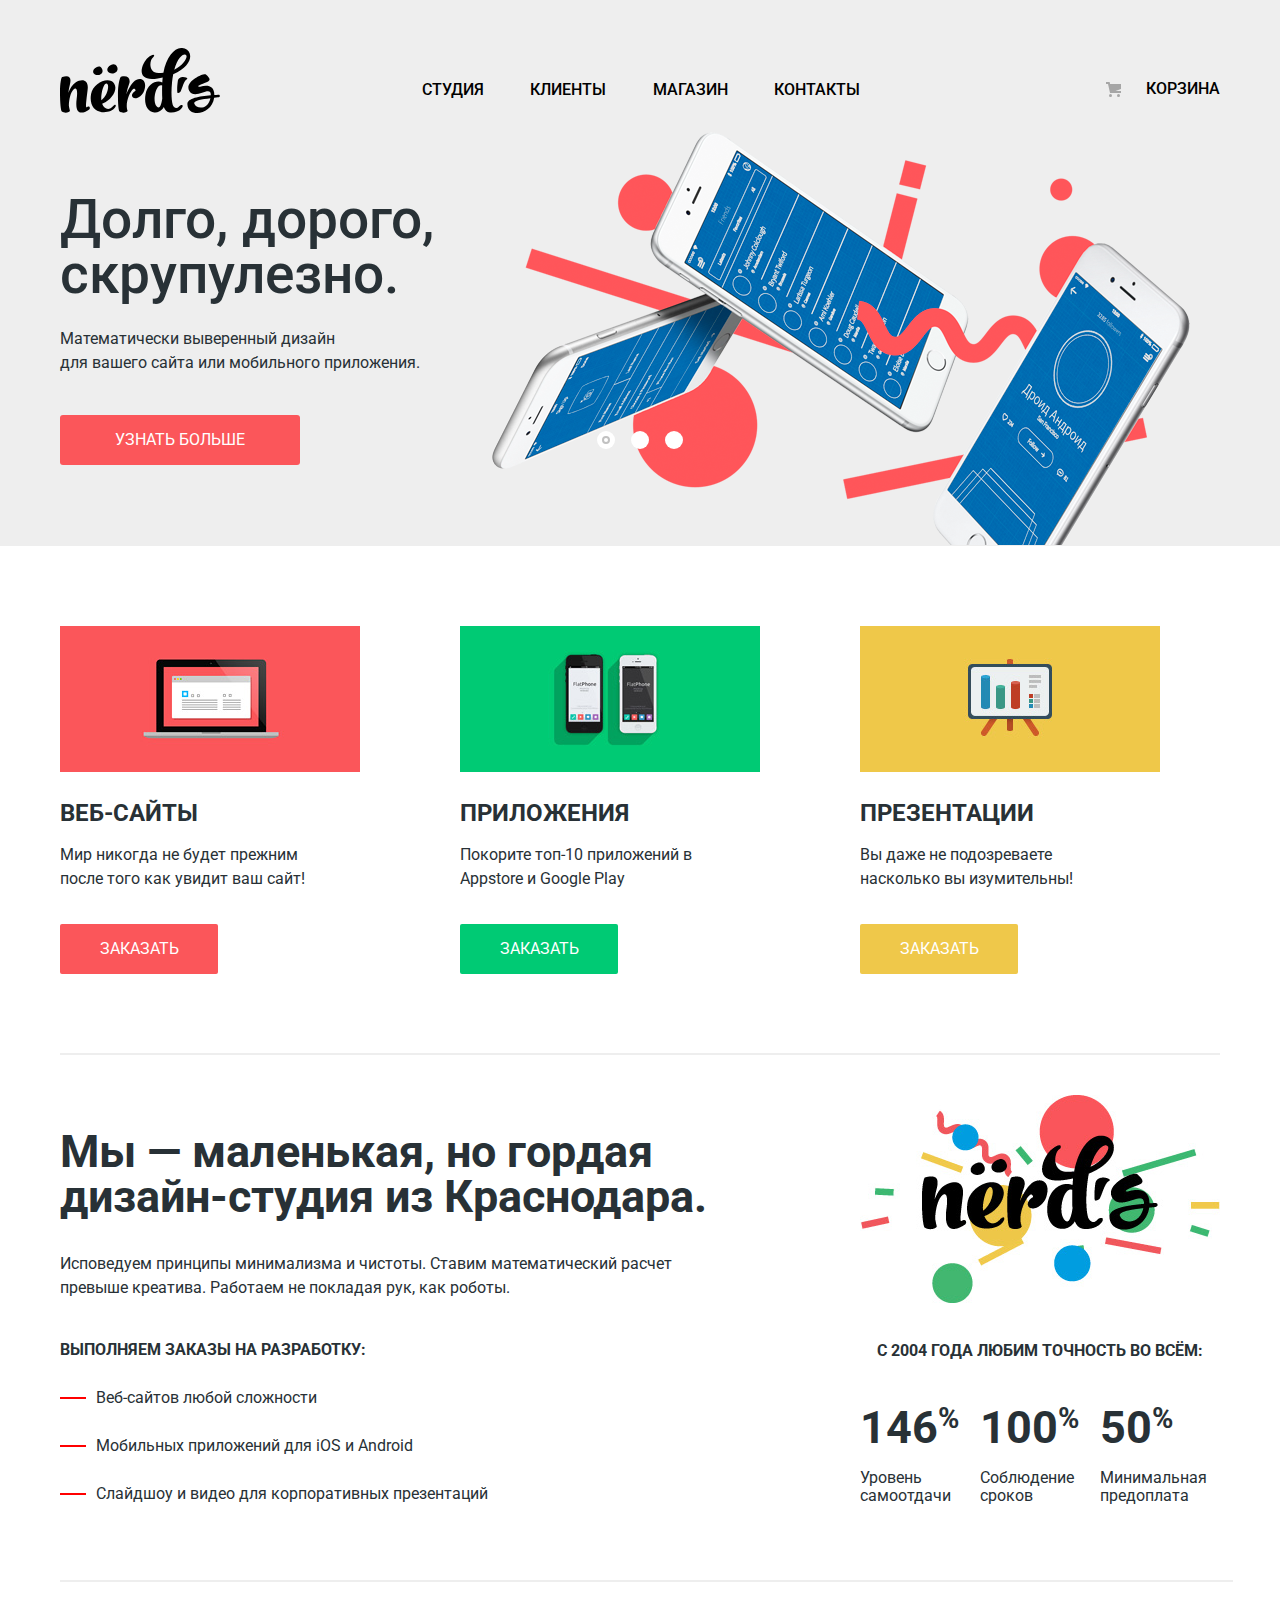
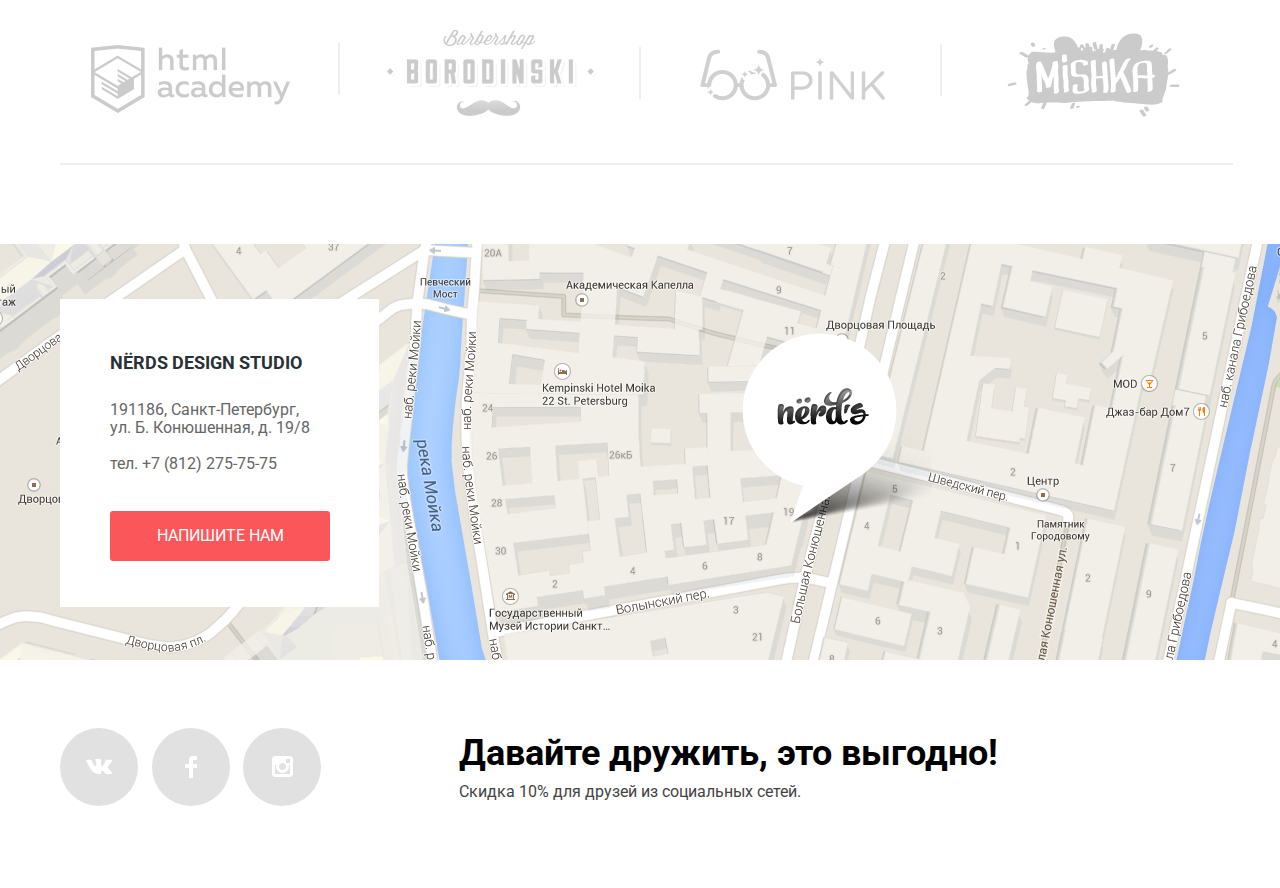
<file: index.html>
<!DOCTYPE html>
<html lang="ru">
	<head>
		<meta charset="utf-8">
		<title>HTML Academy: Нёрдс</title>
		<link href="https://fonts.googleapis.com/css?family=Roboto:400,500,700&amp;subset=cyrillic" rel="stylesheet">
		<link rel="stylesheet" href="css/normalize.css">
		<!-- <link rel="stylesheet" href="css/style.css"> -->
		<link rel="stylesheet" href="css/min-style.css">

	</head>
	<body>
		<header class="main-header">
			<nav class="main-navigator">
				<div class="top-container">
					<a class="main-header-logo" href="#">
						<img src="img/nerds-logo.svg" alt="Нёрдс" width="160" height="65">
					</a>
					<ul class="site-navigation">
						<li><a href="studio.html">студия</a></li>
						<li><a href="clients.html">клиенты</a></li>
						<li><a href="catalog.html">магазин</a></li>
						<li><a href="contacts.html">контакты</a></li>
					</ul>
					<ul class="user-navigation">
						<li><a class="basket-link" href="basket.html">корзина</a></li>
					</ul>
				</div>
			</nav>
		</header>

	<main class="container">
		<h1 class="visually-hidden">Нёрдс</h1>
			<section class="slider">
				<div class="slider-container">
					<h2 class="visually-hidden">Преимущества</h2>
					<input class="visually-hidden" type="radio" id="product-1" name="toggle" checked>
					<input class="visually-hidden" type="radio" id="product-2" name="toggle">
					<input class="visually-hidden" type="radio" id="product-3" name="toggle">
					<div class="slider-controls">
						<label class="slider-controls-item slider-controls-item--1" for="product-1">Первый</label>
						<label class="slider-controls-item slider-controls-item--2" for="product-2">Второй</label>
						<label class="slider-controls-item slider-controls-item--3" for="product-3">Третий</label>
					</div>
					<ul class="slider-list">
					<li class="slider-item">
						<h3>Долго, дорого,<br> скрупулезно.</h3>
						<p>Математически выверенный дизайн<br> для вашего сайта или мобильного приложения.</p>
						<a class="slider-item-button button" href="#">Узнать больше</a>
					</li>
						<li class="slider-item">
						<h3>Любим математику как никто другой</h3>
						<p>Никакого креатива, только математические формулы для расчета идеальных пропорций.</p>
						<a class="slider-item-button button" href="#">Узнать больше</a>
						</li>
					<li class="slider-item">
						<h3>Только ночь,<br> только хардкор</h3>
						<p>Работать днем, как все? Мы против этого.<br> Ближе к полуночи работа только начинается.</p>
						<a class="slider-item-button button" href="#">Узнать больше</a>
					</li>
					</ul>  
				</div>
			</section>

		<section class="services">
			<h2 class="visually-hidden">Услуги</h2>
			<ul class="services-list">
				<li class="service-item">
					<img src="img/illustration-1.jpg" alt="веб-сайты" width="300" height="146">
					<h3>веб-сайты</h3>
					<p>Мир никогда не будет прежним после того как увидит ваш сайт!</p>
					<a href="#" class="service-item-button service-item-button-website">Заказать</a>
				</li>
				<li class="service-item">
					<img src="img/illustration-2.jpg" alt="приложения" width="300" height="146">
					<h3>приложения</h3>
					<p>Покорите топ-10 приложений в Appstore и Google Play</p>
					<a href="#" class="service-item-button service-item-button-mobileapp">Заказать</a>
				</li>
				<li class="service-item">
					<img src="img/illustration-3.jpg" alt="презентации" width="300" height="146">
					<h3>презентации</h3>
					<p>Вы даже не подозреваете насколько вы изумительны!</p>
					<a href="#" class="service-item-button service-item-button-presentation">Заказать</a>
				</li>
			</ul>
		</section>

		<section class="main-about-large">
			<h2 class="visually-hidden">Больше информации</h2>
			<div class="main-about-large-left">
				<h3>Мы — маленькая, но гордая дизайн-студия из Краснодара.</h3>
				<p>Исповедуем принципы минимализма и чистоты. Ставим математический расчет превыше креатива. Работаем не покладая рук, как роботы.</p>
				<h4>Выполняем заказы на разработку:</h4>
				<ul class="main-about-large-list">
					<li>Веб-сайтов любой сложности</li>
					<li>Мобильных приложений для iOS и Android</li>
					<li>Слайдшоу и видео для корпоративных презентаций</li>
				</ul>
			</div>
			<div class="main-about-large-right">
				<img src="img/nerds-illustration.png" alt="иллюстрация логотипа" width="360" height="208">
				<h4>с 2004 года любим точность во всём:</h4>
				<section class="statistics">
					<h5 class="visually-hidden">Нёрдс - это</h5>
					<div class="statistics-item">
						<span class="statistics-percent">146<sup>%</sup></span>
						<p>
							Уровень самоотдачи
						</p>
						
					</div>
					<div class="statistics-item">
						<span class="statistics-percent">100<sup>%</sup></span>
						<p>
							Соблюдение сроков
						</p>
					</div>
					<div class="statistics-item">
						<span class="statistics-percent">50<sup>%</sup></span>
						<p>
							Минимальная предоплата
						</p>
					</div>
				</section>
			</div>

		</section>

		<section class="main-examples-logos">
			<h2 class="visually-hidden">Примеры работ</h2>
			<ul class="main-examples-logos-list">
				<li class="logos-list-first">
					<a href="https://htmlacademy.ru/intensive/htmlcss"><img src="img/htmlacademy-logo.png" alt="логотип HTML Academy" width="199" height="68"></a>
				</li>
				<li>
					<a href="#"><img src="img/borodinsky-logo.png" alt="логотип Barbershop Borodinsky" width="209" height="90"></a>
				</li>
				<li>
					<a href="#"><img src="img/pink-logo.png" alt="логотип Pink" width="185" height="52"></a>
				</li>
				<li>
					<a href="#"><img src="img/mishka-logo.png" alt="логотип Mishka" width="173" height="84"></a>
				</li>
			</ul>
		</section>

		<section class="main-map">
			<h2 class="visually-hidden">Офис Нёрдс на карте</h2>
			<div class="main-map-description-wrapper">
			<section class="main-map-address">
				<h2 class="visually-hidden">Адрес студии</h2>
				<h3>NЁRDS DESIGN STUDIO</h3>
				<p>191186, Санкт-Петербург, ул. Б. Конюшенная, д. 19/8</p>
				<p>тел. +7 (812) 275-75-75</p>
				<a href="write-us.html" class="button main-map-button">НАПИШИТЕ НАМ</a>
			</section>
			</div>
		</section>

		<section class="modal modal-contact-us">
			<button class="button-close" type="button" aria-label="Закрыть">
				<img src="img/close-cross.svg" alt="закрыть" width="21" height="21">
			</button>	
			<h2>Напишите нам</h2>
			<form class="contact-us" method="post" action="https://echo.htmlacademy.ru">
				<div class="contact-us-requisits">
					<p class="contact-us-item">
						<label for="contact-us-name">Ваше имя:</label>
						<input id="contact-us-name" type="text" name="name" value="" placeholder="Имя Фамилия">
					</p>
					<p class="contact-us-item">
						<label for="contact-us-email">Ваш e-mail:</label>
						<input id="contact-us-email" type="text" name="email" value="" placeholder="email@example.com">
					</p>
				</div>
				<p class="contact-us-item">
					<label for="contact-us-text">Текст письма:</label>
					<textarea id="contact-us-text" name="letter-text" placeholder="В свободной форме."></textarea>
				</p>
			<button class="button button-submit" type="submit">Отправить</button>		
			</form>
		</section>

	</main>

	<footer class="main-footer"> 
		<div class="footer-social">
			<ul>
				<li><a href="#" class="social-button" aria-label="Мы в Vkontakte"><span class="visually-hidden">Вконтакте</span>
					<svg xmlns="http://www.w3.org/2000/svg" width="26" height="15" viewBox="0 0 26 15">
						<path fill="#FFF" d="M16.138 11.51c.956-.309 2.18 2.04 3.483 2.939.978.681 1.727.534 1.727.534l3.473-.05s1.815-.112.957-1.554c-.071-.12-.503-1.069-2.585-3.022-2.177-2.043-1.882-1.712.739-5.244 1.597-2.153 2.236-3.468 2.036-4.028-.192-.539-1.365-.399-1.365-.399L20.69.713c-.381.001-.704.119-.851.515-.003.004-.621 1.666-1.445 3.079-1.741 2.989-2.436 3.148-2.724 2.961-.661-.433-.494-1.737-.494-2.664 0-2.897.432-4.105-.846-4.417-.427-.104-.739-.172-1.828-.182-1.392-.021-2.574 0-3.244.329-.445.223-.786.712-.579.74.26.035.843.16 1.155.586.401.552.389 1.789.389 1.789s.229 3.411-.54 3.834c-.528.29-1.25-.302-2.803-3.016-.793-1.388-1.392-2.922-1.392-2.922s-.116-.285-.326-.441c-.25-.185-.6-.244-.6-.244L.848.684S.29.7.085.946c-.182.218-.015.668-.015.668s2.909 6.881 6.203 10.347c3.02 3.182 6.452 2.971 6.452 2.971h1.555s.469-.054.709-.312c.224-.24.214-.691.214-.691s-.031-2.109.935-2.419z">
						</path>
					</svg>
				</a></li>
				<li><a href="#" class="social-button" aria-label="Мы в Facebook"><span class="visually-hidden">Фейсбук</span>
					<svg xmlns="http://www.w3.org/2000/svg" width="12" height="22" viewBox="0 0 12 22">
						<path fill="#FFF" d="M12 4V0H8a4 4 0 0 0-4 4v4H0v4h4v10h4V12h4V8H8V4h4z">
						</path>
					</svg>
				</a></li>
				<li><a href="#" class="social-button" aria-label="Мы в Instagram"><span class="visually-hidden">Инстаграм</span>
					<svg xmlns="http://www.w3.org/2000/svg" width="21" height="21" viewBox="0 0 21 21">
						<path fill="#FFF" d="M18 0H3C1.35 0 0 1.35 0 3v15c0 1.65 1.35 3 3 3h15c1.65 0 3-1.35 3-3V3c0-1.65-1.35-3-3-3zm-7.5 7c1.93 0 3.5 1.57 3.5 3.5S12.43 14 10.5 14 7 12.43 7 10.5 8.57 7 10.5 7zM18 18H3V9h1.181A6.504 6.504 0 0 0 4 10.5a6.5 6.5 0 1 0 13 0 6.45 6.45 0 0 0-.181-1.5H18v9zm0-11h-4V3h4v4z">
						</path>
					</svg>
				</a></li>
			</ul>
		</div>
		<div class="footer-discount">
			<p class="footer">
				<b>Давайте дружить, это выгодно!</b>
			</p>
			<p class="footer">
				<span>Скидка 10% для друзей из социальных сетей.</span>
			</p>
		</div>
	</footer>
	<script src="js/min-script.js"></script>
	</body>
</html>
</file>
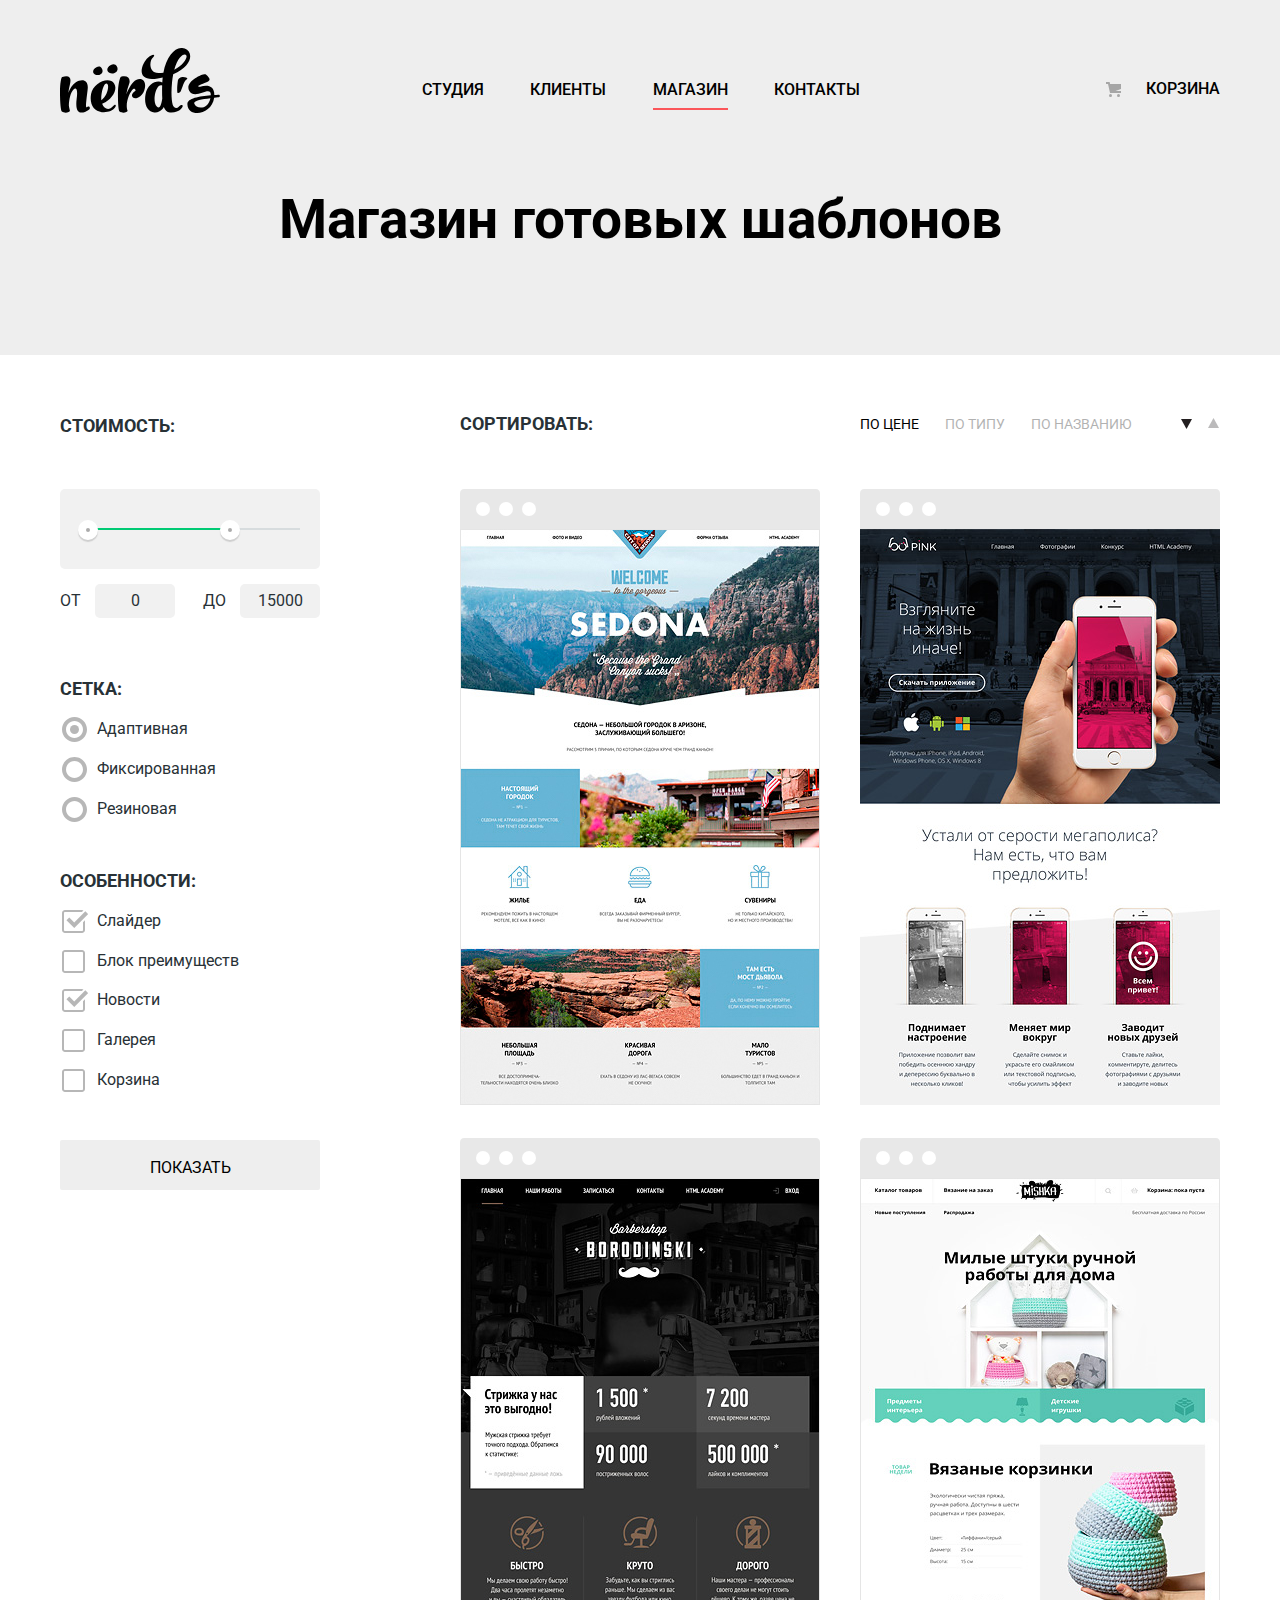
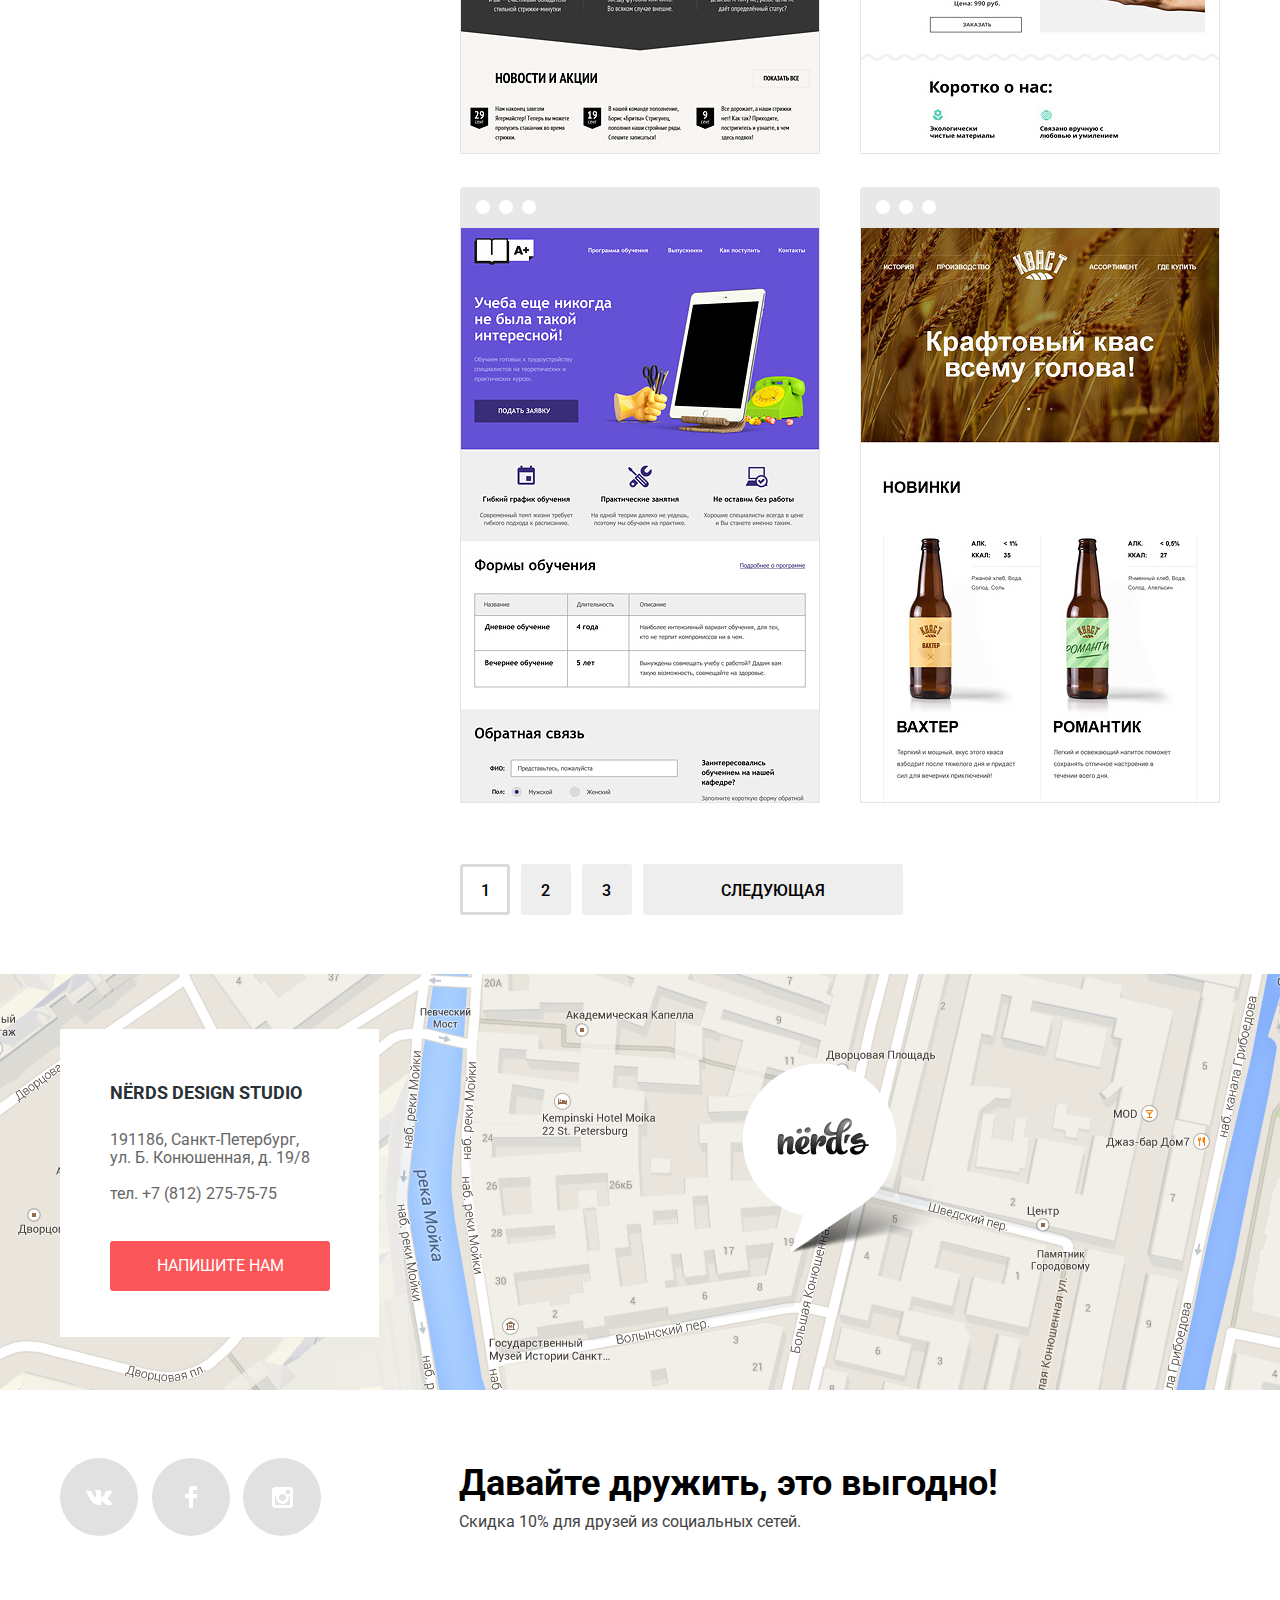
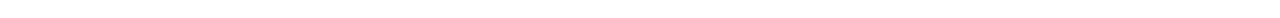
<file: catalog.html>
<!DOCTYPE html>
<html lang="ru">
	<head>
	<meta charset="utf-8">
	<title>HTML Academy: Нёрдс</title>
	<link href="https://fonts.googleapis.com/css?family=Roboto:400,500,700&amp;subset=cyrillic" rel="stylesheet">
	<link rel="stylesheet" href="css/normalize.css">
	<!-- <link rel="stylesheet" href="css/style.css"> -->
	<link rel="stylesheet" href="css/min-style.css">
	<body>
		<header class="main-header">
			<nav class="main-navigator">
				<div class="top-container">
					<a class="main-header-logo" href="index.html">
						<img src="img/nerds-logo.svg" alt="Нёрдс" width="160" height="65">
					</a>
				
					<ul class="site-navigation">
						<li><a href="studio.html">студия</a></li>
						<li><a href="clients.html">клиенты</a></li>
						<li class="site-navigation-selected"><a href="catalog.html">магазин</a></li>
						<li><a href="contacts.html">контакты</a></li>
					</ul>
					<ul class="user-navigation">
						<li><a class="basket-link" href="basket.html">корзина</a></li>
					</ul>
				</div>
				<h1 class="main-header-logo-large">Магазин готовых шаблонов</h1>
			</nav>
		</header>
		<main class="container">
			<div class="catalog-columns">
				<section class="catalog-left-filters"> 
					<h2 class="visually-hidden">Поиск по критериям</h2>
					<form class="filters" method="get" action="https://echo.htmlacademy.ru">
						<fieldset class="filter-item">
							<legend class="price-legend">Стоимость:</legend>
							<h3 class="visually-hidden">Фильтр стоимости</h3>
							<div class="range-filter">
								<div class="range-controls">
									<div class="scale">
										<div class="bar"></div>
									</div>
									<div class="toggle toggle-min"></div>
									<div class="toggle toggle-max"></div>
								</div>
								<div class="price-controls">
									<label class="min-price">от <input name="min-price" type="text" value="0"></label>
									<label class="max-price">до <input name="max-price" type="text" value="15000"></label>
								</div>
							</div>
						</fieldset>
						<fieldset class="catalog-left-filters-grid">
							<legend>сетка:</legend>
							<h3 class="visually-hidden">Фильтры сетки</h3>
							<ul class="filter">
								<li class="filters-options">
									<input class="visually-hidden filters-options-radio" type="radio" name="grid" value="adaptive" id="filter-adaptive" checked>
									<label for="filter-adaptive">Адаптивная</label>
								</li>
								<li class="filters-options">
									<input class="visually-hidden filters-options-radio" type="radio" name="grid" value="fixed" id="filter-fixed">
									<label for="filter-fixed">Фиксированная</label>
								</li>
								<li class="filters-options">
									<input class="visually-hidden filters-options-radio" type="radio" name="grid" value="flexible" id="filter-flexible">
									<label for="filter-flexible">Резиновая</label>
								</li>
							</ul>	
						</fieldset>

						<fieldset class="catalog-left-filters-features">
							<legend>особенности:</legend>
							<h3 class="visually-hidden">Фильтры особенностей</h3>
							<ul class="filter">
								<li class="filters-options">
									<input class="visually-hidden filters-options filters-options-checkbox" type="checkbox" name="features" value="slider" id="slider" checked>
									<label for="slider">Слайдер</label>

								</li>
								<li class="filters-options">
									<input class="visually-hidden filters-options filters-options-checkbox" type="checkbox" name="features" value="block-advantages" id="block-advantages">
									<label for="block-advantages">Блок преимуществ</label>

								</li>
								<li class="filters-options">
									<input class="visually-hidden filters-options filters-options-checkbox" type="checkbox" name="features" value="news" id="news" checked>
									<label for="news">Новости</label>
								</li>
								<li class="filters-options">
									<input class="visually-hidden filters-options filters-options-checkbox" type="checkbox" name="features" value="gallery" id="gallery">
									<label for="gallery">Галерея</label>
								</li>
								<li class="filters-options">
									<input class="visually-hidden filters-options filters-options-checkbox" type="checkbox" name="features" value="basket" id="basket">
									<label for="basket">Корзина</label>
								</li>
							</ul>
							
						</fieldset>
						<button class="button catalog-left-filters-button-show" type="submit">Показать</button>	
					</form>
				</section>
				
				<section class="goods-results">
					<h2 class="visually-hidden">Результат отбора</h2>
					<div class="goods-results-sorting">
						<span>Сортировать:</span>
						<ul class="sorting-by-list">
							<li class="sorting-list-selected">
								<a href="">По цене</a>
							</li>
							<li>
								<a href="">По типу</a>
							</li>
							<li>
								<a href="">По названию</a>
							</li>
							<li class="sorting-list-selected">
								<a class="sorting-descending" href="#">
									<span class="visually-hidden">По убыванию</span>
								</a>
							</li>
							<li>
								<a class="sorting-ascending" href="#">
									<span class="visually-hidden">По возрастанию</span>
								</a>
							</li>
						</ul>
					</div>
					<ul class="catalog-list">
						<li class="catalog-item">
							<article class="goods-results-item">
								<div class="goods-results-item-picture">
									<img src="img/img-sedona.jpg" alt="Седона" width="360" height="570">
								</div>
								<div class="goods-results-item-details">
									<a href="#" class="catalog-item-header" aria-label="описание товара">
										<h3 class="catalog-item-link">Sedona</h3>
									</a>
									<p class="catalog-item-description">Информационный сайт для туристов</p>
									<a href="#" class="catalog-item-price">9 900 РУБ.</a>
								</div>
							</article>
						</li>
						<li class="catalog-item">
							<article class="goods-results-item">
								<div class="goods-results-item-picture">
									<img src="img/img-pink.jpg" alt="Пинк" width="360" height="570">
								</div>
								<div class="goods-results-item-details">
									<a href="#" class="catalog-item-header" aria-label="описание товара">
										<h3 class="catalog-item-link">PINK APP</h3>
									</a>
									<p class="catalog-item-description">Продуктовый лендинг приложения для iOS и Android</p>
									<a href="#" class="catalog-item-price">9 900 РУБ.</a>
								</div>
							</article>					
						</li>
						<li class="catalog-item">
							<article class="goods-results-item">
								<div class="goods-results-item-picture">
									<img src="img/img-barbershop.jpg" alt="Бородинский" width="360" height="570">
								</div>
								<div class="goods-results-item-details">	
									<a href="#" class="catalog-item-header" aria-label="описание товара">
										<h3 class="catalog-item-link">BARBERSHOP</h3>
									</a>						
									<p class="catalog-item-description">Сайт салона красоты. Для мужчин, да.</p>
									<a href="#" class="catalog-item-price">9 900 РУБ.</a>
								</div>
							</article>
						</li>
						<li class="catalog-item">
							<article class="goods-results-item">
								<div class="goods-results-item-picture">
									<img src="img/img-mishka.jpg" alt="Мишка" width="360" height="570">
								</div>
								<div class="goods-results-item-details">	
									<a href="#" class="catalog-item-header" aria-label="описание товара">
										<h3 class="catalog-item-link">MISHKA</h3>
									</a>							
									<p class="catalog-item-description">Интернет-магазин вязаных игрушек</p>
									<a href="#" class="catalog-item-price">9 900 РУБ.</a>
								</div>
							</article>
						</li>
						<li class="catalog-item">
							<article class="goods-results-item">
								<div class="goods-results-item-picture">
									<img src="img/img-aplus.jpg" alt="Аплюс" width="360" height="570">
								</div>
								<div class="goods-results-item-details">						
									<a href="#" class="catalog-item-header" aria-label="описание товара">
										<h3 class="catalog-item-link">A PLUS</h3>
									</a>			
									<p class="catalog-item-description">Лендинг курсов повышения квалификации</p>
									<a href="#" class="catalog-item-price">9 900 РУБ.</a>
								</div>
							</article>
						</li>
						<li class="catalog-item">
							<article class="goods-results-item">
								<div class="goods-results-item-picture">
									<img src="img/img-kvast.jpg" alt="Кваст" width="360" height="570">
								</div>
								<div class="goods-results-item-details">	
									<a href="#" class="catalog-item-header" aria-label="описание товара">
										<h3 class="catalog-item-link">КВАСТ</h3>
									</a>							
									<p class="catalog-item-description">Промо-сайт производителя крафтового кваса</p>
									<a href="#" class="catalog-item-price">9 900 РУБ.</a>
								</div>
							</article>
						</li>
					</ul>
				<div class="goods-results-pages">
					<ul class="results-pages-list">
						<li><a class="button-page-number button-page-number-selected">1</a></li>
						<li><a href="#" class="button-page-number">2</a></li>
						<li><a href="#" class="button-page-number">3</a></li>
						<li><a href="#" class="button-page-next">следующая</a></li>
					</ul>
				</div>
				</section>
			</div>	

		<section class="main-map">
			<h2 class="visually-hidden">Офис Нёрдс на карте</h2>
			<div class="main-map-description-wrapper">
				<section class="main-map-address">
					<h2 class="visually-hidden">Адрес студии</h2>
					<h3>NЁRDS DESIGN STUDIO</h3>
					<p>191186, Санкт-Петербург, ул. Б. Конюшенная, д. 19/8</p>
					<p>тел. +7 (812) 275-75-75</p>
					<a href="write-us.html" class="button main-map-button">НАПИШИТЕ НАМ</a>
				</section>
			</div>
		</section>

		<section class="modal modal-contact-us">
			<button class="button-close" type="button" aria-label="Закрыть">
				<img src="img/close-cross.svg" alt="закрыть" width="21" height="21">
			</button>	
			<h2>Напишите нам</h2>
			<form class="contact-us" method="post" action="https://echo.htmlacademy.ru">
				<div class="contact-us-requisits">
					<p class="contact-us-item">
						<label for="contact-us-name">Ваше имя:</label>
						<input id="contact-us-name" type="text" name="name" value="" placeholder="Имя Фамилия">
					</p>
					<p class="contact-us-item">
						<label for="contact-us-email">Ваш e-mail:</label>
						<input id="contact-us-email" type="text" name="email" value="" placeholder="email@example.com">
					</p>
				</div>
				<p class="contact-us-item-textarea">
					<label for="contact-us-text">Текст письма:</label>
					<textarea id="contact-us-text" name="letter-text" placeholder="В свободной форме."></textarea>
				</p>
			<button class="button button-submit" type="submit">Отправить</button>		
			</form>
		</section>
		</main>

		<!-- подвал сайта -->
		<footer class="main-footer"> 
			<div class="footer-social">
				<ul>
					<li><a href="#" class="social-button" aria-label="Мы в Vkontakte"><span class="visually-hidden">Вконтакте</span>
						<svg xmlns="http://www.w3.org/2000/svg" width="26" height="15" viewBox="0 0 26 15">
							<path fill="#FFF" d="M16.138 11.51c.956-.309 2.18 2.04 3.483 2.939.978.681 1.727.534 1.727.534l3.473-.05s1.815-.112.957-1.554c-.071-.12-.503-1.069-2.585-3.022-2.177-2.043-1.882-1.712.739-5.244 1.597-2.153 2.236-3.468 2.036-4.028-.192-.539-1.365-.399-1.365-.399L20.69.713c-.381.001-.704.119-.851.515-.003.004-.621 1.666-1.445 3.079-1.741 2.989-2.436 3.148-2.724 2.961-.661-.433-.494-1.737-.494-2.664 0-2.897.432-4.105-.846-4.417-.427-.104-.739-.172-1.828-.182-1.392-.021-2.574 0-3.244.329-.445.223-.786.712-.579.74.26.035.843.16 1.155.586.401.552.389 1.789.389 1.789s.229 3.411-.54 3.834c-.528.29-1.25-.302-2.803-3.016-.793-1.388-1.392-2.922-1.392-2.922s-.116-.285-.326-.441c-.25-.185-.6-.244-.6-.244L.848.684S.29.7.085.946c-.182.218-.015.668-.015.668s2.909 6.881 6.203 10.347c3.02 3.182 6.452 2.971 6.452 2.971h1.555s.469-.054.709-.312c.224-.24.214-.691.214-.691s-.031-2.109.935-2.419z">
							</path>
						</svg>
					</a></li>
					<li><a href="#" class="social-button" aria-label="Мы в Facebook"><span class="visually-hidden">Фейсбук</span>
						<svg xmlns="http://www.w3.org/2000/svg" width="12" height="22" viewBox="0 0 12 22">
							<path fill="#FFF" d="M12 4V0H8a4 4 0 0 0-4 4v4H0v4h4v10h4V12h4V8H8V4h4z">
							</path>
						</svg>
					</a></li>
					<li><a href="#" class="social-button" aria-label="Мы в Instagram"><span class="visually-hidden">Инстаграм</span>
						<svg xmlns="http://www.w3.org/2000/svg" width="21" height="21" viewBox="0 0 21 21">
							<path fill="#FFF" d="M18 0H3C1.35 0 0 1.35 0 3v15c0 1.65 1.35 3 3 3h15c1.65 0 3-1.35 3-3V3c0-1.65-1.35-3-3-3zm-7.5 7c1.93 0 3.5 1.57 3.5 3.5S12.43 14 10.5 14 7 12.43 7 10.5 8.57 7 10.5 7zM18 18H3V9h1.181A6.504 6.504 0 0 0 4 10.5a6.5 6.5 0 1 0 13 0 6.45 6.45 0 0 0-.181-1.5H18v9zm0-11h-4V3h4v4z">
							</path>
						</svg>
					</a></li>
				</ul>
			</div>
			<div class="footer-discount">
				<p class="footer">
					<b>Давайте дружить, это выгодно!</b>
				</p>
				<p class="footer">
					<span>Скидка 10% для друзей из социальных сетей.</span>
				</p>
			</div>
		</footer>
		<!-- <script src="js/script.js"></script> -->
		<script src="js/min-script.js"></script>
	</body>
</html>
</file>
<file: css/style.css>
body {
    font-family: 'Roboto', Arial, sans-serif;
    font-size: 16px;
    line-height: 24px;

    min-width: 1200px;
    margin: 0;
    padding: 0;

    color: #283136;
    background-color: #fff;
}

a {
    text-decoration: none;
}

img {
    max-width: 100%;
    height: auto;
}

.main-navigator {
    font-size: 16px;
    line-height: 24px;

    display: -webkit-box;
    display: -ms-flexbox;
    display: flex;
        flex-direction: column;

    width: 100%;
    padding-top: 48px;
    padding-bottom: 0;

    color: #283136;
    background-color: #eee;

    -webkit-box-orient: vertical;
    -webkit-box-direction: normal;
    -ms-flex-direction: column;
}

.main-header {
    /*min-height: 545px;*/
    /*margin: 0;*/
}

.top-container {
    display: -webkit-box;
    display: -ms-flexbox;
    display: flex;

    width: 1160px;
    margin: 0 auto;
    padding-right: 20px;
    padding-left: 20px;

    -webkit-box-align: center;
    -ms-flex-align: center;
    align-items: center;
    -webkit-box-pack: justify;
    -ms-flex-pack: justify;
    justify-content: space-between;
}

.main-navigator a {
    font-weight: 500;
    line-height: 30px;

    margin: 0;

    text-transform: uppercase;
    /*font-weight: */
}

.main-header-logo-large {
    font-size: 55px;
    line-height: 55px;

    margin: 0;
    padding: 69px 0 108px 0;

    text-align: center;

    color: black;
}

.main-header-logo img {
    opacity: 1;
}

.main-header-logo img:hover,
.main-header-logo img:focus {
    opacity: .8;
}

.main-header-logo img:active {
    opacity: .3;
}

.site-navigation {
    display: -webkit-box;
    display: -ms-flexbox;
    display: flex;

    width: 457px;
    min-height: 35px;
    margin: 0;
    padding: 0;
    padding-top: 13px;
    padding-left: 4px;

    -ms-flex-wrap: wrap;
        flex-wrap: wrap;
    -webkit-box-pack: justify;
    -ms-flex-pack: justify;
    justify-content: space-between;
}

.site-navigation li {
    margin-right: 18px;
}

.site-navigation a {
    /*padding: 25px;*/
    /*padding-right: 18px;*/
}

.user-navigation {
    display: -webkit-box;
    display: -ms-flexbox;
    display: flex;

    padding-top: 6px;

    -webkit-box-pack: end;
    -ms-flex-pack: end;
    justify-content: flex-end;
}


.user-navigation .basket-link {
    position: relative;

    max-width: 160px;
    margin: 0;
    padding: 0;
    padding-left: 30px;
}

.basket-link::before {
    position: absolute;
    top: 8px;
    left: -10px;

    width: 15px;
    height: 15px;

    content: '';

    opacity: 1;
    /*background: #ff0000;*/
    background-image: url('../img/cart-icon.svg');
    background-repeat: no-repeat;
    background-position: center center;
    /*background-color: #ff0000;*/
}

.user-navigation a {
    padding-left: 50px;
}

.site-navigation,
.user-navigation {
    list-style: none;
}

.site-navigation a,
.user-navigation a {
    display: block;

    vertical-align: middle;

    color: #000;
}

.site-navigation a:hover,
.user-navigation a:hover,
.site-navigation a:focus,
.user-navigation a:focus {
    color: #fb565a;
}

.site-navigation a:active,
.user-navigation a:active {
    color: #bababa;
}

.site-navigation-selected {
    border-bottom: 2px solid #fb565a;
}

.slider {
    position: relative;

    background-color: #eee;
}

.slider-controls {
    font-size: 0;

    position: absolute;
    z-index: 100;
    bottom: 105px;
    left: 50%;

    width: 160px;
    height: 18px;

    -webkit-transform: translateX(-50%);
        -ms-transform: translateX(-50%);
            transform: translateX(-50%);
    text-align: center;
}

.slider-controls label {
    position: relative;

    display: inline-block;

    width: 18px;
    height: 18px;
    padding: 8px;

    cursor: pointer;
    vertical-align: middle;

    border-radius: 50%;
}

.slider-controls label::after {
    position: absolute;
    z-index: 1;
    top: 8px;
    left: 8px;

    width: 18px;
    height: 18px;

    content: '';

    border-radius: 50%;
    background: #fff;
}


.slider-controls i::after {
    position: absolute;
    z-index: 1;
    top: 8px;
    left: 8px;

    width: 18px;
    height: 18px;

    content: '';

    border-radius: 50%;
    background: #fff;
}



.slider-list {
    margin: 0;
    padding: 0;

    list-style: none;
}

.slider-item {
    display: none;

    padding: 69px 0 81px 0;
}

.slider-item:nth-child(1) {
    background-image: url('../img/slide1.png');
    background-repeat: no-repeat;
    background-position: 93.5% 9px;
}

.slider-item:nth-child(2) {
    background-image: url('../img/slide2.png');
    background-repeat: no-repeat;
    background-position: 93.5% 9px;
}

.slider-item:nth-child(3) {
    background-image: url('../img/slide3.png');
    background-repeat: no-repeat;
    background-position: 93.5% 9px;
}

.slider-container {
    -webkit-box-sizing: border-box;
            box-sizing: border-box;
    width: 1200px;
    margin: 0 auto;
    padding: 0 20px;
}

#product-1:checked ~ .slider-list .slider-item:nth-child(1) {
    display: block;
}

#product-2:checked ~ .slider-list .slider-item:nth-child(2) {
    display: block;
}

#product-3:checked ~ .slider-list .slider-item:nth-child(3) {
    display: block;
}

#product-1:checked ~ .slider-controls .slider-controls-item--1::before,
#product-2:checked ~ .slider-controls .slider-controls-item--2::before,
#product-3:checked ~ .slider-controls .slider-controls-item--3::before {
    position: absolute;
    z-index: 2;
    top: 50%;
    left: 50%;

    width: 4px;
    height: 4px;
    margin: -4px;

    content: '';

    border: 2px solid #c1c1c1;
    border-radius: 50%;
    background-color: inherit;
}

.slider-item h3 {
    font-size: 55px;
    font-weight: 500;
    line-height: 55px;

    max-width: 600px;
    margin: 0;
    margin-bottom: 25px;
}

.slider-item p {
    max-width: 430px;
    margin: 0;
    margin-bottom: 40px;
}

.button {
    font-size: 16px;
    line-height: 18px;

    display: block;

    width: 240px;
    padding: 16px 0;

    text-align: center;
    text-decoration: none;
    text-transform: uppercase;

    color: #fff;
    border: none;
    border-radius: 3px;
    background-color: #fb565a;
}

.button:hover,
.button:focus {
    background-color: #e74246;
}

.button:active {
    padding-top: 13px;

    color: rgba(255, 255, 255, .3);
    /*box-shadow: 0 3px rgba(0, 0, 0, 0.1) inset;*/
    border-top: 3px solid #c13135;
    background-color: #d7373b;
}



.services {
    width: 1160px;
    min-height: 350px;
    margin: 0 auto;
    margin-top: 79.5px;
    padding: 0;

    -webkit-box-align: center;
    -ms-flex-align: center;
    align-items: center;
}

.services-list {
    display: -webkit-box;
    display: -ms-flexbox;
    display: flex;

    min-height: 350px;
    margin: 0;
    margin-bottom: 77px;
    padding: 0;

    list-style: none;

    -webkit-box-pack: start;
    -ms-flex-pack: start;
    justify-content: flex-start;
    -ms-flex-wrap: wrap;
        flex-wrap: wrap;
}

.service-item {
    width: 300px;
    padding-right: 100px;
}

.service-item:nth-child(3n+3) {
    padding-right: 0;
}

.service-item h3 {
    font-size: 24px;
    line-height: 30px;

    margin: 19px 0 0 0;

    text-transform: uppercase;
}

.service-item p {
    width: 250px;
    margin: 0;
    margin-top: 15px;
    margin-bottom: 33px;

    color: #283136;
}

.main-about-large:before {
    position: absolute;
    top: 0;
    /*left: 5px;*/

    width: 1160px;
    height: 2px;

    content: '';

    background-color: #eee;
}

.main-about-large {
    position: relative;

    display: -webkit-box;
    display: -ms-flexbox;
    display: flex;

    width: 1160px;
    min-height: 485px;
    margin: 0 auto;
    padding-top: 42px;

    -webkit-box-pack: justify;
    -ms-flex-pack: justify;
    justify-content: space-between;
}

.main-about-large-left h3 {
    font-size: 45px;
    line-height: 45px;

    margin: 0;
    padding: 0;
    padding-top: 34.5px;
    padding-bottom: 33px;
}

.main-about-large-left h4 {
    font-size: 16px;

    margin: 0;
    margin-top: 38px;
    padding: 0;

    text-transform: uppercase;
}

.main-about-large-left {
    width: 660px;
}

.main-about-large-left p {
    margin: 0;
    padding: 0;
}

.main-about-large-left ul {
    margin: 0;
    margin-top: 24px;
    padding: 0;

    list-style: none;
}

.main-about-large-list li {
    padding-bottom: 24px;
    padding-left: 36px;
}

.main-about-large-list li:before {
    position: absolute;

    width: 26px;
    height: 2px;
    margin-top: 11px;
    margin-left: -36px;

    content: '';

    background-color: red;
}

.main-about-large-right h4 {
    font-size: 16px;

    margin: 0;
    margin-top: 29px;
    padding: 0;

    text-align: center;
    text-transform: uppercase;
}

.statistics {
    display: -webkit-box;
    display: -ms-flexbox;
    display: flex;

    width: 360px;
    margin-top: 53px;

    -ms-flex-wrap: wrap;
        flex-wrap: wrap;
}

.statistics-percent {
    font-size: 45px;
    font-weight: bold;
}

.statistics-percent sup {
    font-size: 65%;
}

.statistics-item {
    max-width: 120px;
}

.statistics-item p {
    font-size: 16px;
    line-height: 18px;

    margin: 0;
    margin-top: 19px;
    padding: 0;
}


/*.main-examples {
    width: 1160px;
    margin: 0 auto;
}*/

.main-examples-logos {
    position: relative;

    display: -webkit-box;
    display: -ms-flexbox;
    display: flex;

    width: 1160px;
    min-height: 180px;
    margin: 0 auto;
    /*
    align-items: center;
    flex-wrap: wrap;
    justify-content: space-between;*/
}

.main-examples-logos-list {
    display: -webkit-box;
    display: -ms-flexbox;
    display: flex;

    -webkit-box-sizing: border-box;
            box-sizing: border-box;
    margin: 0;
    margin-bottom: 79px;
    padding: 0;
    padding-top: 52px;
    padding-bottom: 32px;

    list-style: none;

    border-top: 2px solid #eee;
    border-bottom: 2px solid #eee;

    -webkit-box-pack: justify;
    -ms-flex-pack: justify;
    justify-content: space-between;
    -webkit-box-align: center;
    -ms-flex-align: center;
    align-items: center;
}

.main-examples-logos-list li {
    position: relative;

    display: -webkit-box;
    display: -ms-flexbox;
    display: flex;

    width: 280px;
    margin-right: 21px;
    padding-left: 0;

    -webkit-box-pack: center;
    -ms-flex-pack: center;
    justify-content: center;
}


.main-examples-logos-list a:before {
    position: absolute;
    top: 41%;
    left: -13px;

    width: 2px;
    height: 52px;

    content: '';
    -webkit-transform: translateY(-50%);
        -ms-transform: translateY(-50%);
            transform: translateY(-50%);

    background-color: #eee;
}

.logos-list-first a:before {
    display: none;
}

.main-examples-logos-list li:first-child {
    margin-left: -10px;
}

.main-examples-logos-list li:nth-child(2),
.main-examples-logos-list li:nth-child(3),
.main-examples-logos-list li:nth-child(4) {
    top: -4px;
}

.main-examples-logos-list li:nth-child(4) {
    margin-right: 0;
}


.main-examples-logos-list img {
    opacity: .2;
}

.main-examples-logos-list img:hover,
.main-examples-logos-list img:focus {
    opacity: 1;
}

.main-examples-logos-list img:active {
    opacity: .1;
}

.main-map {
    position: relative;

    width: 100%;
    height: 416px;
    margin: 0 auto;

    background-image: url(../img/map.png);
    background-repeat: no-repeat;
    background-position: center center;
}



.main-map-description-wrapper {
    position: relative;

    -webkit-box-sizing: border-box;
            box-sizing: border-box;
    width: 1200px;
    height: 100%;
    margin: 0 auto;
    padding-top: 55px;
    padding-left: 20px;
}

.main-map-address {
    position: relative;

    width: 269px;
    min-height: 308px;
    padding-left: 50px;

    background-color: #fff;
}

.main-map-address h3 {
    font-size: 18px;
    font-weight: bold;
    line-height: 30px;

    margin: 0;
    padding: 0;
    padding-top: 49px;
    padding-bottom: 23px;
}

.main-map-address p {
    font-size: 16px;
    line-height: 18px;

    max-width: 205px;
    margin: 0;
    padding: 0;
    padding-bottom: 18px;

    color: #666;
}

.main-map-address:after {
    position: absolute;
    bottom: 43px;
    left: 682px;

    width: 190px;
    height: 231px;

    content: '';

    background-image: url(../img/map-marker.png);
    background-repeat: no-repeat;
}

.main-map-button {
    width: 220px;
    margin-top: 20px;

    vertical-align: middle;
}

iframe {
    z-index: 1;

    width: 100%;
    height: 416px;

    border: 0;
}

@-webkit-keyframes bounce {
    0% {
        -webkit-transform: translateY(-2000px);
                transform: translateY(-2000px);
    }

    70% {
        -webkit-transform: translateY(30px);
                transform: translateY(30px);
    }

    90% {
        -webkit-transform: translateY(-10px);
                transform: translateY(-10px);
    }

    100% {
        -webkit-transform: translateY(0);
                transform: translateY(0);
    }
}

@keyframes bounce {
    0% {
        -webkit-transform: translateY(-2000px);
                transform: translateY(-2000px);
    }

    70% {
        -webkit-transform: translateY(30px);
                transform: translateY(30px);
    }

    90% {
        -webkit-transform: translateY(-10px);
                transform: translateY(-10px);
    }

    100% {
        -webkit-transform: translateY(0);
                transform: translateY(0);
    }
}

@-webkit-keyframes shake {
    0%,
    100% {
        -webkit-transform: translateX(0);
                transform: translateX(0);
    }

    10%,
    30%,
    50%,
    70%,
    90% {
        -webkit-transform: translateX(-10px);
                transform: translateX(-10px);
    }

    20%,
    40%,
    60%,
    80% {
        -webkit-transform: translateX(10px);
                transform: translateX(10px);
    }
}

@keyframes shake {
    0%,
    100% {
        -webkit-transform: translateX(0);
                transform: translateX(0);
    }

    10%,
    30%,
    50%,
    70%,
    90% {
        -webkit-transform: translateX(-10px);
                transform: translateX(-10px);
    }

    20%,
    40%,
    60%,
    80% {
        -webkit-transform: translateX(10px);
                transform: translateX(10px);
    }
}

.modal {
    position: fixed;

    display: none;

    color: #000;
    background-color: #fff;
}

.modal h2 {
    font-size: 45px;
    font-weight: 500;
    line-height: 45px;

    margin: 0;
    margin-top: 67px;
    margin-bottom: 38px;
}

.modal-contact-us {
    /*padding-top: 131px;*/
    bottom: 120px;
    left: 50%;

    width: 758px;
    margin-left: -480px;
    /*min-height:591px;*/
    padding: 101px;
    padding-top: 0;
    padding-bottom: 84px;

    -webkit-box-shadow: -5px 20px 41px rgba(0, 0, 0, .7);
            box-shadow: -5px 20px 41px rgba(0, 0, 0, .7);
}
p.contact-us-item {
    width: 360px;
    margin: 0;
}

.modal label {
    font-size: 16px;
    font-weight: bold;
    line-height: 18px;
}

.modal-show {
    display: block;

    -webkit-animation: bounce .6s;
            animation: bounce .6s;
}

.modal-error {
    -webkit-animation: shake .6s;
            animation: shake .6s;
}

.modal input::-webkit-input-placeholder,
.modal textarea::-webkit-input-placeholder {
    color: rgba(68, 68, 68, .5);
}

.modal input:-ms-input-placeholder,
.modal textarea:-ms-input-placeholder {
    color: rgba(68, 68, 68, .5);
}

.modal input::-ms-input-placeholder,
.modal textarea::-ms-input-placeholder {
    color: rgba(68, 68, 68, .5);
}

.modal input::placeholder,
.modal textarea::placeholder {
    color: rgba(68, 68, 68, .5);
}

.modal input:hover,
.modal textarea:hover {
    border: 2px solid #b4b9bb;
}

.contact-us-requisits {
    display: -webkit-box;
    display: -ms-flexbox;
    display: flex;
        flex-direction: row;

    margin-bottom: 30px;

    -webkit-box-orient: horizontal;
    -webkit-box-direction: normal;
    -ms-flex-direction: row;
    -ms-flex-wrap: wrap;
        flex-wrap: wrap;
    -webkit-box-pack: justify;
    -ms-flex-pack: justify;
    justify-content: space-between;
}

.contact-us input[type='text'],
.contact-us input[type='password'],
.contact-us textarea {
    -webkit-box-sizing: border-box;
            box-sizing: border-box;
    width: 360px;
    margin-top: 7px;
    padding: 14px 14px 14px 12px;

    border: 2px solid #d7dcde;
    border-radius: 2px;
    background-color: #fff;
}

.contact-us input[type='text']:hover,
.contact-us input[type='password']:hover,
.contact-us textarea:hover {
    border: 2px solid #b4b9bb;
}

.contact-us input[type='text']:focus,
.contact-us input[type='password']:focus,
.contact-us textarea:focus {
    color: #000;
    border: 2px solid #000;
    outline: none;
}

.contact-us input[type='text']:invalid,
.contact-us input[type='password']:invalid {
    color: #e74246;
    border: 2px solid #e74246;
}

.contact-us textarea {
    width: 760px;
    min-height: 116px;
    margin-bottom: 42px;
    padding: 10px 14px 14px 12px;
}

.button-submit {
    font: inherit;

    width: 260px;
    height: 50px;

    text-align: center;
    vertical-align: middle;
    text-transform: uppercase;

    color: #fff;
    border: none;
    border-radius: 2px;
    background-color: #e74246;
}
.button-submit:hover,
.button-submit:focus {
    background-color: #fb565a;
}

.button-submit:active {
    padding-bottom: 3px;
    padding-bottom: 8px;

    color: #e37376;
    border-top: 3px solid #c13135;
    outline: none;
    background-color: #d7373b;
}

.button-close {
    position: absolute;
    top: 77px;
    right: 84px;

    cursor: pointer;
    vertical-align: middle;

    border: none;
    background-color: #fff;
}

.button-close {
    opacity: .3;
}

.button-close:hover {
    opacity: 1;
}

.button-close:active {
    opacity: .1;
    outline: none;
}


.service-item-button {
    font: inherit;

    display: inline-block;

    padding: 13px 39.5px;

    text-align: center;
    vertical-align: middle;
    text-transform: uppercase;

    color: #fff;
    border: none;
    border-radius: 2px;
}

.service-item-button-website {
    background-color: #fb565a;
}
.service-item-button-website:hover,
.service-item-button-website:focus {
    background-color: #e74246;
}

.service-item-button-website:active {
    padding-top: 10px;

    color: #e37376;
    border-top: 3px solid #c13135;
    background-color: #d7373b;
}

.service-item-button-mobileapp {
    background-color: #00ca74;
}

.service-item-button-mobileapp:hover,
.service-item-button-mobileapp:focus {
    background-color: #00bc6c;
}

.service-item-button-mobileapp:active {
    padding-top: 10px;

    color: #4dc491;
    border-top: 3px solid #009958;
    background-color: #00aa62;
}

.service-item-button-presentation {
    background-color: #efc84a;
}

.service-item-button-presentation:hover,
.service-item-button-presentation:focus {
    background-color: #eab534;
}

.service-item-button-presentation:active {
    padding-top: 10px;

    color: #edc265;
    border-top: 3px solid #ce961f;
    background-color: #e5a722;
}

hr.main-divide {
    width: 1160px;
    height: 2px;
    margin: 0 auto;
    /*color: #eeeeee;*/
    /*size: 2px;*/

    border: none;
    background-color: #eee;
}

hr:last-of-type {
    margin-bottom: 80px;
}

.filter-item {
    width: 260px;
    margin: 0;
    margin: 50px auto;
    padding: 0;

    border: none;
}

.range-filter {
    width: 260px;
    margin-top: 38px;
}

.filter-item legend {
    font-size: 18px;
    font-weight: 700;
    line-height: 24px;

    text-transform: uppercase;
}

.range-controls {
    position: relative;

    height: 41px;
    margin-bottom: 15px;
    padding-top: 39px;
    padding-right: 20px;
    padding-left: 20px;

    border-radius: 5px;
    background-color: #f1f1f1;
}

.range-controls .scale {
    height: 2px;

    background: #d7dcde;
}

.range-controls .bar {
    width: 70%;
    height: 2px;

    background: #00ca74;
}

.range-controls .toggle {
    position: absolute;
    top: 31px;
    left: 0;

    width: 4px;
    height: 4px;
    padding: 0;

    cursor: pointer;

    border: 8px solid #fff;
    border-radius: 50%;
    background-color: #ababab;
    -webkit-box-shadow: 0 2px 1px 0 #cfcfcf;
            box-shadow: 0 2px 1px 0 #cfcfcf;
}

.range-controls .toggle-min {
    left: 18px;
}

.range-controls .toggle-max {
    left: 160px;
}

.price-controls {
    font-size: 0;
}

.price-controls label {
    font-size: 16px;

    display: inline-block;

    width: 50%;

    vertical-align: middle;
    text-transform: uppercase;
}

.price-controls input {
    font-family: Roboto, Arial, sans-serif;
    font-size: 16px;

    width: 60px;
    margin-left: 10px;
    padding: 8px 10px;

    text-align: center;

    color: #283136;
    border: none;
    border-radius: 5px;
    background: #f1f1f1;
}

.max-price {
    text-align: right;
}


.filters fieldset {
    margin: 0;
    padding: 0;

    border: none;
}

.filters fieldset:first-child {
    margin-bottom: 60px;
}

.filters fieldset:nth-child(2) {
    margin-bottom: 32px;
}


ul.filter {
    margin: 0;
    padding: 0;
}

.filters-options {
    margin-bottom: 19.6px;
    padding-left: 36.5px;
}

.filters-options label {
    position: relative;

    display: block;

    cursor: pointer;
    -webkit-user-select: none;
       -moz-user-select: none;
        -ms-user-select: none;
            user-select: none;

         -o-user-select: none;
}

.filters-options-checkbox + label::before {
    position: absolute;
    top: -1px;
    left: -35px;

    width: 23px;
    height: 23px;

    content: '';

    opacity: .4;
    background-image: url(../img/checkbox-off.svg);
}

.filters-options-checkbox:checked + label::before {
    position: absolute;
    top: -1px;
    left: -35px;

    width: 26px;
    height: 23px;

    content: '';

    opacity: .4;
    background-image: url(../img/checkbox-on.svg);
}


.filters-options-checkbox:hover + label::before,
.filters-options-checkbox:focus + label::before {
    opacity: 1;
}

.filters-options-checkbox:disabled + label {
    color: rgba(40,49,54,.3);
}

.filters-options-checkbox:disabled:checked + label::before,
.filters-options-checkbox:disabled + label::before {
    opacity: .1;
}



.filters-options-radio + label::before {
    position: absolute;
    top: -2px;
    left: -35px;

    width: 25px;
    height: 25px;

    content: '';

    opacity: .4;
    background-image: url(../img/radio-off.svg);
}

.filters-options-radio:checked + label::before {
    position: absolute;
    top: -2px;
    left: -35px;

    width: 25px;
    height: 25px;

    content: '';

    opacity: .4;
    background-image: url(../img/radio-on.svg);
}

.filters-options-radio:hover + label::before,
.filters-options-radio:focus + label::before {
    opacity: 1;
}

.filters-options-radio:disabled + label {
    color: rgba(40,49,54,.3);
}

.filters-options-radio:disabled:checked + label::before,
.filters-options-radio:disabled + label::before {
    opacity: .1;
}


.catalog-left-filters-price {
    width: 260px;
    min-height: 203px;
    margin: 0;
    padding: 0;
}

.catalog-left-filters {
    width: 260px;
    min-height: 510px;
    margin: 0;
    padding: 0;
}

.catalog-left-filters legend {
    font-size: 18px;
    font-weight: bold;
    line-height: 21px;

    margin-bottom: 15px;

    text-transform: uppercase;
    /*  color: #283136;*/
}

.catalog-left-filters ul {
    margin-top: 5px;
    padding: 0;

    list-style: none;
}

.catalog-left-filters label {
    font-size: 16px;
    line-height: 20px;
}


.catalog-left-filters-button-show {
    font: inherit;

    width: 260px;
    height: 50px;
    margin-top: 31px;

    text-align: center;
    vertical-align: middle;
    text-transform: uppercase;

    color: #000;
    border: none;
    border-radius: 2px;
    background-color: #eee;;
}

.catalog-left-filters-button-show:hover,
.catalog-left-filters-button-show:focus {
    background-color: #dfdfdf;
}

.catalog-left-filters-button-show:active {
    height: 47px;
    padding-bottom: 7px;

    color: #959595;
    border-top: 3px solid #bfbfbf;
    outline: none;
    background-color: #d5d5d5;
}

.catalog-left-filters-features {
    margin: 0;
    padding: 0;
}


.goods-results {
    width: 760px;
    min-height: 617px;
    margin: 0;
    padding: 0;
}



.goods-results ul {
    position: relative;

    list-style: none;
}

.goods-results-sorting {
    display: -webkit-box;
    display: -ms-flexbox;
    display: flex;

    width: 760px;
    min-height: 74px;
    margin-left: 0;

    -ms-flex-wrap: wrap;
        flex-wrap: wrap;
    -webkit-box-pack: justify;
    -ms-flex-pack: justify;
    justify-content: space-between;
}

.goods-results-sorting span {
    font-size: 18px;
    font-weight: bold;
    line-height: 18px;

    text-transform: uppercase;
}

.sorting-by-list {
    display: -webkit-box;
    display: -ms-flexbox;
    display: flex;

    width: 360px;
    margin: 0;
    padding: 0;

    list-style: none;

    -ms-flex-wrap: wrap;
        flex-wrap: wrap;
}

.sorting-by-list li {
    font-size: 0;

    padding-right: 26px;

    text-transform: uppercase;
}

.sorting-by-list a {
    opacity: .3;
}

.sorting-by-list a:hover {
    opacity: .6;
}

.sorting-list-selected a,
.sorting-list-selected a:hover,
.sorting-by-list a:active {
    opacity: 1;
}

.sorting-by-list a {
    font-size: 14px;
    line-height: 18px;

    color: black;
}

.sorting-descending::before {
    position: absolute;
    top: 4px;
    right: 28px;

    width: 11px;
    height: 10px;

    content: '';

    background-image: url(../img/icon-down-dir.svg);
}

.sorting-ascending::before {
    position: absolute;
    top: 3px;
    right: 1px;

    width: 11px;
    height: 10px;

    content: '';

    background-image: url(../img/icon-up-dir.svg);
}

.catalog-list {
    display: -webkit-box;
    display: -ms-flexbox;
    display: flex;

    width: 760px;
    margin: 0;
    padding: 0;

    -ms-flex-wrap: wrap;
        flex-wrap: wrap;
    -webkit-box-pack: justify;
    -ms-flex-pack: justify;
    justify-content: space-between;
}

.catalog-item {
    width: 360px;
    min-height: 616px;
    margin-right: 20px;
    margin-bottom: 26px;
    padding: 0;
}

.catalog-item:nth-child(2n) {
    margin-right: 0;
}



.goods-results-item {
    position: relative;
}


.goods-results-item-picture {
    position: relative;

    padding-top: 40px;
}

.goods-results-item-picture:before {
    position: absolute;
    top: 0;
    left: 0;

    width: 360px;
    height: 40px;

    content: '';

    opacity: .12;
    background-image: url('../img/browser.svg');
    background-repeat: no-repeat;
    background-position: center center;
}

li.catalog-item:hover .goods-results-item-details {
    -webkit-box-shadow: -1px 7px 40px -12px rgba(56,53,56,1);
            box-shadow: -1px 7px 40px -12px rgba(56,53,56,1);
}

.goods-results-item-picture:hover:before {
    opacity: 100;
}

.goods-results-item-details {
    font-size: 16px;

    position: absolute;
    bottom: 6px;

    display: -webkit-box;
    display: -ms-flexbox;
    display: flex;
        flex-direction: column;

    width: 360px;
    min-height: 231px;

    opacity: 0;
    background-color: #eee;

    -webkit-box-orient: vertical;
    -webkit-box-direction: normal;
    -ms-flex-direction: column;
    -webkit-box-align: center;
    -ms-flex-align: center;
    align-items: center;
    -webkit-box-pack: start;
    -ms-flex-pack: start;
    justify-content: start;
}

.goods-results-item:hover .goods-results-item-details,
.goods-results-item:hover .goods-results-item-picture:before {
    opacity: 100;
}

.goods-results-item:focus .goods-results-item-details,
.goods-results-item:focus .goods-results-item-picture:before {
    opacity: 100;
}

.goods-results-item-details h3 {
    text-transform: uppercase;
}

.catalog-item-link:hover .goods-results-item-details,
.catalog-item-link:focus .goods-results-item-details {
    opacity: 100;
}

a.catalog-item-header {
    padding-top: 25px;
}

p.catalog-item-description {
    font-size: 16px;
    line-height: 18px;

    overflow-y: auto;

    width: 205px;
    max-height: 425px;
    margin: 0;
    padding-top: 16px;
    padding-bottom: 30px;

    text-align: center;

    color: #666;
}

h3.catalog-item-link {
    font: inherit;
    font-size: 18px;
    font-weight: bold;
    line-height: 30px;

    margin: 0;

    color: #000;
}


.catalog-item-price {
    font: inherit;
    font-size: 16px;
    line-height: 18px;

    padding: 16px 61px;

    text-align: center;
    vertical-align: middle;
    text-transform: uppercase;

    color: #fff;
    border: none;
    border-radius: 2px;
    background-color: #fb565a;
}

.catalog-item-price:hover,
.catalog-item-price:focus {
    background-color: #e74246;
}

.catalog-item-price:active {
    padding-top: 13px;

    border-top: 3px solid #c13135;
    background-color: #d7373b;
}

.catalog-columns {
    display: -webkit-box;
    display: -ms-flexbox;
    display: flex;

    width: 1160px;
    margin: 0 auto;
    margin-top: 60px;
    margin-bottom: 42px;
    padding: 0 20px;

    -webkit-box-pack: justify;
    -ms-flex-pack: justify;
    justify-content: space-between;
    -webkit-box-align: start;
    -ms-flex-align: start;
    align-items: flex-start;
}

.goods-results-pages {
    width: inherit;
    height: 50px;
    margin: 0 auto;
    margin-top: 46px;
    padding: 0;
}

.results-pages-list {
    font-size: 16px;
    font-weight: 500;
    line-height: 18px;

    display: -webkit-box;
    display: -ms-flexbox;
    display: flex;

    margin: 0;
    padding: 0;
}

ul.results-pages-list {
    position: static;
}

.results-pages-list li {
    padding-right: 11px;
}

.button-page-number,
.button-page-next {
    margin: 0;
    padding: 0;
    padding-top: 17px;
    padding-right: 21px;
    padding-bottom: 15px;
    padding-left: 20px;

    text-transform: uppercase;

    color: #000;
    border-radius: 3px;
    background-color: #eee;
}

.button-page-number-selected {
    padding-top: 14px;
    padding-right: 17px;
    padding-bottom: 12px;
    padding-left: 18px;

    border: 3px solid #dbdbdb;
    background-color: #fff;
}

.button-page-next {
    padding: 0 78px;
    padding-top: 17px;
    padding-bottom: 15px;
}

.button-page-number:hover,
.button-page-next:hover,
.button-page-number:focus,
.button-page-next:focus {
    background-color: #dfdfdf;
}

.button-page-number-selected:hover {
    background-color: #fff;
}

.button-page-number:active,
.button-page-next:focus {
    padding-top: 13px;

    color: #959595;
    border-top: 3px solid #bfbfbf;
    background-color: #d5d5d5;
}

.main-footer {
    display: -webkit-box;
    display: -ms-flexbox;
    display: flex;

    width: 1160px;
    min-height: 80px;
    margin: 0 auto;
    margin-top: 68px;
    margin-bottom: 80px;
    padding: 0;

    color: #000;
    background-color: #fff;

    -webkit-box-align: stretch;
    -ms-flex-align: stretch;
    align-items: stretch;
}

.social-button {
    display: -webkit-box;
    display: -ms-flexbox;
    display: flex;

    width: 78px;
    height: 78px;

    border-radius: 50%;
    background-color: #e1e1e1;

    -webkit-box-align: center;
    -ms-flex-align: center;
    align-items: center;
    -webkit-box-pack: center;
    -ms-flex-pack: center;
    justify-content: center;
}


.social-button:hover,
.social-button:focus {
    background-color: #e74246;
}

.social-button:active {
    height: 74px;
    padding-bottom: 2px;

    border-top: 2px solid #c13135;
    background-color: #d7373b;
}

.social-button:active path {
    fill: #e37376;
}


.footer-social ul {
    display: -webkit-box;
    display: -ms-flexbox;
    display: flex;

    width: 261px;
    margin: 0 auto;
    padding: 0;

    list-style: none;

    -ms-flex-wrap: wrap;
        flex-wrap: wrap;
    -webkit-box-pack: justify;
    -ms-flex-pack: justify;
    justify-content: space-between;
}

.footer-discount {
    margin: 0;
    margin-top: 7px;
    margin-left: 138px;
}

p.footer {
    line-height: 32px;

    margin: 0;
}

.footer b {
    font-size: 36px;
    line-height: 36px;

    color: #000;
}


.footer span {
    font-size: 16px;
    line-height: 22px;

    color: #444;
}



.visually-hidden:not(:focus):not(:active),
input[type='checkbox'].visually-hidden,
input[type='radio'].visually-hidden {
    position: absolute;

    overflow: hidden;
    clip: rect(0 0 0 0);

    width: 1px;
    height: 1px;
    margin: -1px;
    padding: 0;

    white-space: nowrap;

    border: 0;

    -webkit-clip-path: inset(100%);
            clip-path: inset(100%);
}

.postponed {
    width: 1160px;
    margin-right: auto;
    margin-left: auto;

    background-color: rgb(255,178,178);
}
</file>
<file: css/min-style.css>
body{font-family:Roboto,Arial,sans-serif;font-size:16px;line-height:24px;min-width:1200px;margin:0;padding:0;color:#283136;background-color:#fff}a{text-decoration:none}img{max-width:100%;height:auto}.main-navigator{font-size:16px;line-height:24px;display:-webkit-box;display:-ms-flexbox;display:flex;flex-direction:column;width:100%;padding-top:48px;padding-bottom:0;color:#283136;background-color:#eee;-webkit-box-orient:vertical;-webkit-box-direction:normal;-ms-flex-direction:column}.top-container{display:-webkit-box;display:-ms-flexbox;display:flex;width:1160px;margin:0 auto;padding-right:20px;padding-left:20px;-webkit-box-align:center;-ms-flex-align:center;align-items:center;-webkit-box-pack:justify;-ms-flex-pack:justify;justify-content:space-between}.main-navigator a{font-weight:500;line-height:30px;margin:0;text-transform:uppercase}.main-header-logo-large{font-size:55px;line-height:55px;margin:0;padding:69px 0 108px 0;text-align:center;color:#000}.main-header-logo img{opacity:1}.main-header-logo img:focus,.main-header-logo img:hover{opacity:.8}.main-header-logo img:active{opacity:.3}.site-navigation{display:-webkit-box;display:-ms-flexbox;display:flex;width:457px;min-height:35px;margin:0;padding:0;padding-top:13px;padding-left:4px;-ms-flex-wrap:wrap;flex-wrap:wrap;-webkit-box-pack:justify;-ms-flex-pack:justify;justify-content:space-between}.site-navigation li{margin-right:18px}.user-navigation{display:-webkit-box;display:-ms-flexbox;display:flex;padding-top:6px;-webkit-box-pack:end;-ms-flex-pack:end;justify-content:flex-end}.user-navigation .basket-link{position:relative;max-width:160px;margin:0;padding:0;padding-left:30px}.basket-link::before{position:absolute;top:8px;left:-10px;width:15px;height:15px;content:'';opacity:1;background-image:url(../img/cart-icon.svg);background-repeat:no-repeat;background-position:center center}.user-navigation a{padding-left:50px}.site-navigation,.user-navigation{list-style:none}.site-navigation a,.user-navigation a{display:block;vertical-align:middle;color:#000}.site-navigation a:focus,.site-navigation a:hover,.user-navigation a:focus,.user-navigation a:hover{color:#fb565a}.site-navigation a:active,.user-navigation a:active{color:#bababa}.site-navigation-selected{border-bottom:2px solid #fb565a}.slider{position:relative;background-color:#eee}.slider-controls{font-size:0;position:absolute;z-index:100;bottom:105px;left:50%;width:160px;height:18px;-webkit-transform:translateX(-50%);-ms-transform:translateX(-50%);transform:translateX(-50%);text-align:center}.slider-controls label{position:relative;display:inline-block;width:18px;height:18px;padding:8px;cursor:pointer;vertical-align:middle;border-radius:50%}.slider-controls label::after{position:absolute;z-index:1;top:8px;left:8px;width:18px;height:18px;content:'';border-radius:50%;background:#fff}.slider-controls i::after{position:absolute;z-index:1;top:8px;left:8px;width:18px;height:18px;content:'';border-radius:50%;background:#fff}.slider-list{margin:0;padding:0;list-style:none}.slider-item{display:none;padding:69px 0 81px 0}.slider-item:nth-child(1){background-image:url(../img/slide1.png);background-repeat:no-repeat;background-position:93.5% 9px}.slider-item:nth-child(2){background-image:url(../img/slide2.png);background-repeat:no-repeat;background-position:93.5% 9px}.slider-item:nth-child(3){background-image:url(../img/slide3.png);background-repeat:no-repeat;background-position:93.5% 9px}.slider-container{-webkit-box-sizing:border-box;box-sizing:border-box;width:1200px;margin:0 auto;padding:0 20px}#product-1:checked~.slider-list .slider-item:nth-child(1){display:block}#product-2:checked~.slider-list .slider-item:nth-child(2){display:block}#product-3:checked~.slider-list .slider-item:nth-child(3){display:block}#product-1:checked~.slider-controls .slider-controls-item--1::before,#product-2:checked~.slider-controls .slider-controls-item--2::before,#product-3:checked~.slider-controls .slider-controls-item--3::before{position:absolute;z-index:2;top:50%;left:50%;width:4px;height:4px;margin:-4px;content:'';border:2px solid #c1c1c1;border-radius:50%;background-color:inherit}.slider-item h3{font-size:55px;font-weight:500;line-height:55px;max-width:600px;margin:0;margin-bottom:25px}.slider-item p{max-width:430px;margin:0;margin-bottom:40px}.button{font-size:16px;line-height:18px;display:block;width:240px;padding:16px 0;text-align:center;text-decoration:none;text-transform:uppercase;color:#fff;border:none;border-radius:3px;background-color:#fb565a}.button:focus,.button:hover{background-color:#e74246}.button:active{padding-top:13px;color:rgba(255,255,255,.3);border-top:3px solid #c13135;background-color:#d7373b}.services{width:1160px;min-height:350px;margin:0 auto;margin-top:79.5px;padding:0;-webkit-box-align:center;-ms-flex-align:center;align-items:center}.services-list{display:-webkit-box;display:-ms-flexbox;display:flex;min-height:350px;margin:0;margin-bottom:77px;padding:0;list-style:none;-webkit-box-pack:start;-ms-flex-pack:start;justify-content:flex-start;-ms-flex-wrap:wrap;flex-wrap:wrap}.service-item{width:300px;padding-right:100px}.service-item:nth-child(3n+3){padding-right:0}.service-item h3{font-size:24px;line-height:30px;margin:19px 0 0 0;text-transform:uppercase}.service-item p{width:250px;margin:0;margin-top:15px;margin-bottom:33px;color:#283136}.main-about-large:before{position:absolute;top:0;width:1160px;height:2px;content:'';background-color:#eee}.main-about-large{position:relative;display:-webkit-box;display:-ms-flexbox;display:flex;width:1160px;min-height:485px;margin:0 auto;padding-top:42px;-webkit-box-pack:justify;-ms-flex-pack:justify;justify-content:space-between}.main-about-large-left h3{font-size:45px;line-height:45px;margin:0;padding:0;padding-top:34.5px;padding-bottom:33px}.main-about-large-left h4{font-size:16px;margin:0;margin-top:38px;padding:0;text-transform:uppercase}.main-about-large-left{width:660px}.main-about-large-left p{margin:0;padding:0}.main-about-large-left ul{margin:0;margin-top:24px;padding:0;list-style:none}.main-about-large-list li{padding-bottom:24px;padding-left:36px}.main-about-large-list li:before{position:absolute;width:26px;height:2px;margin-top:11px;margin-left:-36px;content:'';background-color:red}.main-about-large-right h4{font-size:16px;margin:0;margin-top:29px;padding:0;text-align:center;text-transform:uppercase}.statistics{display:-webkit-box;display:-ms-flexbox;display:flex;width:360px;margin-top:53px;-ms-flex-wrap:wrap;flex-wrap:wrap}.statistics-percent{font-size:45px;font-weight:700}.statistics-percent sup{font-size:65%}.statistics-item{max-width:120px}.statistics-item p{font-size:16px;line-height:18px;margin:0;margin-top:19px;padding:0}.main-examples-logos{position:relative;display:-webkit-box;display:-ms-flexbox;display:flex;width:1160px;min-height:180px;margin:0 auto}.main-examples-logos-list{display:-webkit-box;display:-ms-flexbox;display:flex;-webkit-box-sizing:border-box;box-sizing:border-box;margin:0;margin-bottom:79px;padding:0;padding-top:52px;padding-bottom:32px;list-style:none;border-top:2px solid #eee;border-bottom:2px solid #eee;-webkit-box-pack:justify;-ms-flex-pack:justify;justify-content:space-between;-webkit-box-align:center;-ms-flex-align:center;align-items:center}.main-examples-logos-list li{position:relative;display:-webkit-box;display:-ms-flexbox;display:flex;width:280px;margin-right:21px;padding-left:0;-webkit-box-pack:center;-ms-flex-pack:center;justify-content:center}.main-examples-logos-list a:before{position:absolute;top:41%;left:-13px;width:2px;height:52px;content:'';-webkit-transform:translateY(-50%);-ms-transform:translateY(-50%);transform:translateY(-50%);background-color:#eee}.logos-list-first a:before{display:none}.main-examples-logos-list li:first-child{margin-left:-10px}.main-examples-logos-list li:nth-child(2),.main-examples-logos-list li:nth-child(3),.main-examples-logos-list li:nth-child(4){top:-4px}.main-examples-logos-list li:nth-child(4){margin-right:0}.main-examples-logos-list img{opacity:.2}.main-examples-logos-list img:focus,.main-examples-logos-list img:hover{opacity:1}.main-examples-logos-list img:active{opacity:.1}.main-map{position:relative;width:100%;height:416px;margin:0 auto;background-image:url(../img/map.png);background-repeat:no-repeat;background-position:center center}.main-map-description-wrapper{position:relative;-webkit-box-sizing:border-box;box-sizing:border-box;width:1200px;height:100%;margin:0 auto;padding-top:55px;padding-left:20px}.main-map-address{position:relative;width:269px;min-height:308px;padding-left:50px;background-color:#fff}.main-map-address h3{font-size:18px;font-weight:700;line-height:30px;margin:0;padding:0;padding-top:49px;padding-bottom:23px}.main-map-address p{font-size:16px;line-height:18px;max-width:205px;margin:0;padding:0;padding-bottom:18px;color:#666}.main-map-address:after{position:absolute;bottom:43px;left:682px;width:190px;height:231px;content:'';background-image:url(../img/map-marker.png);background-repeat:no-repeat}.main-map-button{width:220px;margin-top:20px;vertical-align:middle}iframe{z-index:1;width:100%;height:416px;border:0}@-webkit-keyframes bounce{0%{-webkit-transform:translateY(-2000px);transform:translateY(-2000px)}70%{-webkit-transform:translateY(30px);transform:translateY(30px)}90%{-webkit-transform:translateY(-10px);transform:translateY(-10px)}100%{-webkit-transform:translateY(0);transform:translateY(0)}}@keyframes bounce{0%{-webkit-transform:translateY(-2000px);transform:translateY(-2000px)}70%{-webkit-transform:translateY(30px);transform:translateY(30px)}90%{-webkit-transform:translateY(-10px);transform:translateY(-10px)}100%{-webkit-transform:translateY(0);transform:translateY(0)}}@-webkit-keyframes shake{0%,100%{-webkit-transform:translateX(0);transform:translateX(0)}10%,30%,50%,70%,90%{-webkit-transform:translateX(-10px);transform:translateX(-10px)}20%,40%,60%,80%{-webkit-transform:translateX(10px);transform:translateX(10px)}}@keyframes shake{0%,100%{-webkit-transform:translateX(0);transform:translateX(0)}10%,30%,50%,70%,90%{-webkit-transform:translateX(-10px);transform:translateX(-10px)}20%,40%,60%,80%{-webkit-transform:translateX(10px);transform:translateX(10px)}}.modal{position:fixed;display:none;color:#000;background-color:#fff}.modal h2{font-size:45px;font-weight:500;line-height:45px;margin:0;margin-top:67px;margin-bottom:38px}.modal-contact-us{bottom:120px;left:50%;width:758px;margin-left:-480px;padding:101px;padding-top:0;padding-bottom:84px;-webkit-box-shadow:-5px 20px 41px rgba(0,0,0,.7);box-shadow:-5px 20px 41px rgba(0,0,0,.7)}p.contact-us-item{width:360px;margin:0}.modal label{font-size:16px;font-weight:700;line-height:18px}.modal-show{display:block;-webkit-animation:bounce .6s;animation:bounce .6s}.modal-error{-webkit-animation:shake .6s;animation:shake .6s}.modal input::-webkit-input-placeholder,.modal textarea::-webkit-input-placeholder{color:rgba(68,68,68,.5)}.modal input:-ms-input-placeholder,.modal textarea:-ms-input-placeholder{color:rgba(68,68,68,.5)}.modal input::-ms-input-placeholder,.modal textarea::-ms-input-placeholder{color:rgba(68,68,68,.5)}.modal input::placeholder,.modal textarea::placeholder{color:rgba(68,68,68,.5)}.modal input:hover,.modal textarea:hover{border:2px solid #b4b9bb}.contact-us-requisits{display:-webkit-box;display:-ms-flexbox;display:flex;flex-direction:row;margin-bottom:30px;-webkit-box-orient:horizontal;-webkit-box-direction:normal;-ms-flex-direction:row;-ms-flex-wrap:wrap;flex-wrap:wrap;-webkit-box-pack:justify;-ms-flex-pack:justify;justify-content:space-between}.contact-us input[type=password],.contact-us input[type=text],.contact-us textarea{-webkit-box-sizing:border-box;box-sizing:border-box;width:360px;margin-top:7px;padding:14px 14px 14px 12px;border:2px solid #d7dcde;border-radius:2px;background-color:#fff}.contact-us input[type=password]:hover,.contact-us input[type=text]:hover,.contact-us textarea:hover{border:2px solid #b4b9bb}.contact-us input[type=password]:focus,.contact-us input[type=text]:focus,.contact-us textarea:focus{color:#000;border:2px solid #000;outline:0}.contact-us input[type=password]:invalid,.contact-us input[type=text]:invalid{color:#e74246;border:2px solid #e74246}.contact-us textarea{width:760px;min-height:116px;margin-bottom:42px;padding:10px 14px 14px 12px}.button-submit{font:inherit;width:260px;height:50px;text-align:center;vertical-align:middle;text-transform:uppercase;color:#fff;border:none;border-radius:2px;background-color:#e74246}.button-submit:focus,.button-submit:hover{background-color:#fb565a}.button-submit:active{padding-bottom:3px;padding-bottom:8px;color:#e37376;border-top:3px solid #c13135;outline:0;background-color:#d7373b}.button-close{position:absolute;top:77px;right:84px;cursor:pointer;vertical-align:middle;border:none;background-color:#fff}.button-close{opacity:.3}.button-close:hover{opacity:1}.button-close:active{opacity:.1;outline:0}.service-item-button{font:inherit;display:inline-block;padding:13px 39.5px;text-align:center;vertical-align:middle;text-transform:uppercase;color:#fff;border:none;border-radius:2px}.service-item-button-website{background-color:#fb565a}.service-item-button-website:focus,.service-item-button-website:hover{background-color:#e74246}.service-item-button-website:active{padding-top:10px;color:#e37376;border-top:3px solid #c13135;background-color:#d7373b}.service-item-button-mobileapp{background-color:#00ca74}.service-item-button-mobileapp:focus,.service-item-button-mobileapp:hover{background-color:#00bc6c}.service-item-button-mobileapp:active{padding-top:10px;color:#4dc491;border-top:3px solid #009958;background-color:#00aa62}.service-item-button-presentation{background-color:#efc84a}.service-item-button-presentation:focus,.service-item-button-presentation:hover{background-color:#eab534}.service-item-button-presentation:active{padding-top:10px;color:#edc265;border-top:3px solid #ce961f;background-color:#e5a722}hr.main-divide{width:1160px;height:2px;margin:0 auto;border:none;background-color:#eee}hr:last-of-type{margin-bottom:80px}.filter-item{width:260px;margin:0;margin:50px auto;padding:0;border:none}.range-filter{width:260px;margin-top:38px}.filter-item legend{font-size:18px;font-weight:700;line-height:24px;text-transform:uppercase}.range-controls{position:relative;height:41px;margin-bottom:15px;padding-top:39px;padding-right:20px;padding-left:20px;border-radius:5px;background-color:#f1f1f1}.range-controls .scale{height:2px;background:#d7dcde}.range-controls .bar{width:70%;height:2px;background:#00ca74}.range-controls .toggle{position:absolute;top:31px;left:0;width:4px;height:4px;padding:0;cursor:pointer;border:8px solid #fff;border-radius:50%;background-color:#ababab;-webkit-box-shadow:0 2px 1px 0 #cfcfcf;box-shadow:0 2px 1px 0 #cfcfcf}.range-controls .toggle-min{left:18px}.range-controls .toggle-max{left:160px}.price-controls{font-size:0}.price-controls label{font-size:16px;display:inline-block;width:50%;vertical-align:middle;text-transform:uppercase}.price-controls input{font-family:Roboto,Arial,sans-serif;font-size:16px;width:60px;margin-left:10px;padding:8px 10px;text-align:center;color:#283136;border:none;border-radius:5px;background:#f1f1f1}.max-price{text-align:right}.filters fieldset{margin:0;padding:0;border:none}.filters fieldset:first-child{margin-bottom:60px}.filters fieldset:nth-child(2){margin-bottom:32px}ul.filter{margin:0;padding:0}.filters-options{margin-bottom:19.6px;padding-left:36.5px}.filters-options label{position:relative;display:block;cursor:pointer;-webkit-user-select:none;-moz-user-select:none;-ms-user-select:none;user-select:none;-o-user-select:none}.filters-options-checkbox+label::before{position:absolute;top:-1px;left:-35px;width:23px;height:23px;content:'';opacity:.4;background-image:url(../img/checkbox-off.svg)}.filters-options-checkbox:checked+label::before{position:absolute;top:-1px;left:-35px;width:26px;height:23px;content:'';opacity:.4;background-image:url(../img/checkbox-on.svg)}.filters-options-checkbox:focus+label::before,.filters-options-checkbox:hover+label::before{opacity:1}.filters-options-checkbox:disabled+label{color:rgba(40,49,54,.3)}.filters-options-checkbox:disabled+label::before,.filters-options-checkbox:disabled:checked+label::before{opacity:.1}.filters-options-radio+label::before{position:absolute;top:-2px;left:-35px;width:25px;height:25px;content:'';opacity:.4;background-image:url(../img/radio-off.svg)}.filters-options-radio:checked+label::before{position:absolute;top:-2px;left:-35px;width:25px;height:25px;content:'';opacity:.4;background-image:url(../img/radio-on.svg)}.filters-options-radio:focus+label::before,.filters-options-radio:hover+label::before{opacity:1}.filters-options-radio:disabled+label{color:rgba(40,49,54,.3)}.filters-options-radio:disabled+label::before,.filters-options-radio:disabled:checked+label::before{opacity:.1}.catalog-left-filters-price{width:260px;min-height:203px;margin:0;padding:0}.catalog-left-filters{width:260px;min-height:510px;margin:0;padding:0}.catalog-left-filters legend{font-size:18px;font-weight:700;line-height:21px;margin-bottom:15px;text-transform:uppercase}.catalog-left-filters ul{margin-top:5px;padding:0;list-style:none}.catalog-left-filters label{font-size:16px;line-height:20px}.catalog-left-filters-button-show{font:inherit;width:260px;height:50px;margin-top:31px;text-align:center;vertical-align:middle;text-transform:uppercase;color:#000;border:none;border-radius:2px;background-color:#eee}.catalog-left-filters-button-show:focus,.catalog-left-filters-button-show:hover{background-color:#dfdfdf}.catalog-left-filters-button-show:active{height:47px;padding-bottom:7px;color:#959595;border-top:3px solid #bfbfbf;outline:0;background-color:#d5d5d5}.catalog-left-filters-features{margin:0;padding:0}.goods-results{width:760px;min-height:617px;margin:0;padding:0}.goods-results ul{position:relative;list-style:none}.goods-results-sorting{display:-webkit-box;display:-ms-flexbox;display:flex;width:760px;min-height:74px;margin-left:0;-ms-flex-wrap:wrap;flex-wrap:wrap;-webkit-box-pack:justify;-ms-flex-pack:justify;justify-content:space-between}.goods-results-sorting span{font-size:18px;font-weight:700;line-height:18px;text-transform:uppercase}.sorting-by-list{display:-webkit-box;display:-ms-flexbox;display:flex;width:360px;margin:0;padding:0;list-style:none;-ms-flex-wrap:wrap;flex-wrap:wrap}.sorting-by-list li{font-size:0;padding-right:26px;text-transform:uppercase}.sorting-by-list a{opacity:.3}.sorting-by-list a:hover{opacity:.6}.sorting-by-list a:active,.sorting-list-selected a,.sorting-list-selected a:hover{opacity:1}.sorting-by-list a{font-size:14px;line-height:18px;color:#000}.sorting-descending::before{position:absolute;top:4px;right:28px;width:11px;height:10px;content:'';background-image:url(../img/icon-down-dir.svg)}.sorting-ascending::before{position:absolute;top:3px;right:1px;width:11px;height:10px;content:'';background-image:url(../img/icon-up-dir.svg)}.catalog-list{display:-webkit-box;display:-ms-flexbox;display:flex;width:760px;margin:0;padding:0;-ms-flex-wrap:wrap;flex-wrap:wrap;-webkit-box-pack:justify;-ms-flex-pack:justify;justify-content:space-between}.catalog-item{width:360px;min-height:616px;margin-right:20px;margin-bottom:26px;padding:0}.catalog-item:nth-child(2n){margin-right:0}.goods-results-item{position:relative}.goods-results-item-picture{position:relative;padding-top:40px}.goods-results-item-picture:before{position:absolute;top:0;left:0;width:360px;height:40px;content:'';opacity:.12;background-image:url(../img/browser.svg);background-repeat:no-repeat;background-position:center center}li.catalog-item:hover .goods-results-item-details{-webkit-box-shadow:-1px 7px 40px -12px rgba(56,53,56,1);box-shadow:-1px 7px 40px -12px rgba(56,53,56,1)}.goods-results-item-picture:hover:before{opacity:100}.goods-results-item-details{font-size:16px;position:absolute;bottom:6px;display:-webkit-box;display:-ms-flexbox;display:flex;flex-direction:column;width:360px;min-height:231px;opacity:0;background-color:#eee;-webkit-box-orient:vertical;-webkit-box-direction:normal;-ms-flex-direction:column;-webkit-box-align:center;-ms-flex-align:center;align-items:center;-webkit-box-pack:start;-ms-flex-pack:start;justify-content:start}.goods-results-item:hover .goods-results-item-details,.goods-results-item:hover .goods-results-item-picture:before{opacity:100}.goods-results-item:focus .goods-results-item-details,.goods-results-item:focus .goods-results-item-picture:before{opacity:100}.goods-results-item-details h3{text-transform:uppercase}.catalog-item-link:focus .goods-results-item-details,.catalog-item-link:hover .goods-results-item-details{opacity:100}a.catalog-item-header{padding-top:25px}p.catalog-item-description{font-size:16px;line-height:18px;overflow-y:auto;width:205px;max-height:425px;margin:0;padding-top:16px;padding-bottom:30px;text-align:center;color:#666}h3.catalog-item-link{font:inherit;font-size:18px;font-weight:700;line-height:30px;margin:0;color:#000}.catalog-item-price{font:inherit;font-size:16px;line-height:18px;padding:16px 61px;text-align:center;vertical-align:middle;text-transform:uppercase;color:#fff;border:none;border-radius:2px;background-color:#fb565a}.catalog-item-price:focus,.catalog-item-price:hover{background-color:#e74246}.catalog-item-price:active{padding-top:13px;border-top:3px solid #c13135;background-color:#d7373b}.catalog-columns{display:-webkit-box;display:-ms-flexbox;display:flex;width:1160px;margin:0 auto;margin-top:60px;margin-bottom:42px;padding:0 20px;-webkit-box-pack:justify;-ms-flex-pack:justify;justify-content:space-between;-webkit-box-align:start;-ms-flex-align:start;align-items:flex-start}.goods-results-pages{width:inherit;height:50px;margin:0 auto;margin-top:46px;padding:0}.results-pages-list{font-size:16px;font-weight:500;line-height:18px;display:-webkit-box;display:-ms-flexbox;display:flex;margin:0;padding:0}ul.results-pages-list{position:static}.results-pages-list li{padding-right:11px}.button-page-next,.button-page-number{margin:0;padding:0;padding-top:17px;padding-right:21px;padding-bottom:15px;padding-left:20px;text-transform:uppercase;color:#000;border-radius:3px;background-color:#eee}.button-page-number-selected{padding-top:14px;padding-right:17px;padding-bottom:12px;padding-left:18px;border:3px solid #dbdbdb;background-color:#fff}.button-page-next{padding:0 78px;padding-top:17px;padding-bottom:15px}.button-page-next:focus,.button-page-next:hover,.button-page-number:focus,.button-page-number:hover{background-color:#dfdfdf}.button-page-number-selected:hover{background-color:#fff}.button-page-next:focus,.button-page-number:active{padding-top:13px;color:#959595;border-top:3px solid #bfbfbf;background-color:#d5d5d5}.main-footer{display:-webkit-box;display:-ms-flexbox;display:flex;width:1160px;min-height:80px;margin:0 auto;margin-top:68px;margin-bottom:80px;padding:0;color:#000;background-color:#fff;-webkit-box-align:stretch;-ms-flex-align:stretch;align-items:stretch}.social-button{display:-webkit-box;display:-ms-flexbox;display:flex;width:78px;height:78px;border-radius:50%;background-color:#e1e1e1;-webkit-box-align:center;-ms-flex-align:center;align-items:center;-webkit-box-pack:center;-ms-flex-pack:center;justify-content:center}.social-button:focus,.social-button:hover{background-color:#e74246}.social-button:active{height:74px;padding-bottom:2px;border-top:2px solid #c13135;background-color:#d7373b}.social-button:active path{fill:#e37376}.footer-social ul{display:-webkit-box;display:-ms-flexbox;display:flex;width:261px;margin:0 auto;padding:0;list-style:none;-ms-flex-wrap:wrap;flex-wrap:wrap;-webkit-box-pack:justify;-ms-flex-pack:justify;justify-content:space-between}.footer-discount{margin:0;margin-top:7px;margin-left:138px}p.footer{line-height:32px;margin:0}.footer b{font-size:36px;line-height:36px;color:#000}.footer span{font-size:16px;line-height:22px;color:#444}.visually-hidden:not(:focus):not(:active),input[type=checkbox].visually-hidden,input[type=radio].visually-hidden{position:absolute;overflow:hidden;clip:rect(0 0 0 0);width:1px;height:1px;margin:-1px;padding:0;white-space:nowrap;border:0;-webkit-clip-path:inset(100%);clip-path:inset(100%)}.postponed{width:1160px;margin-right:auto;margin-left:auto;background-color:#ffb2b2}
</file>
